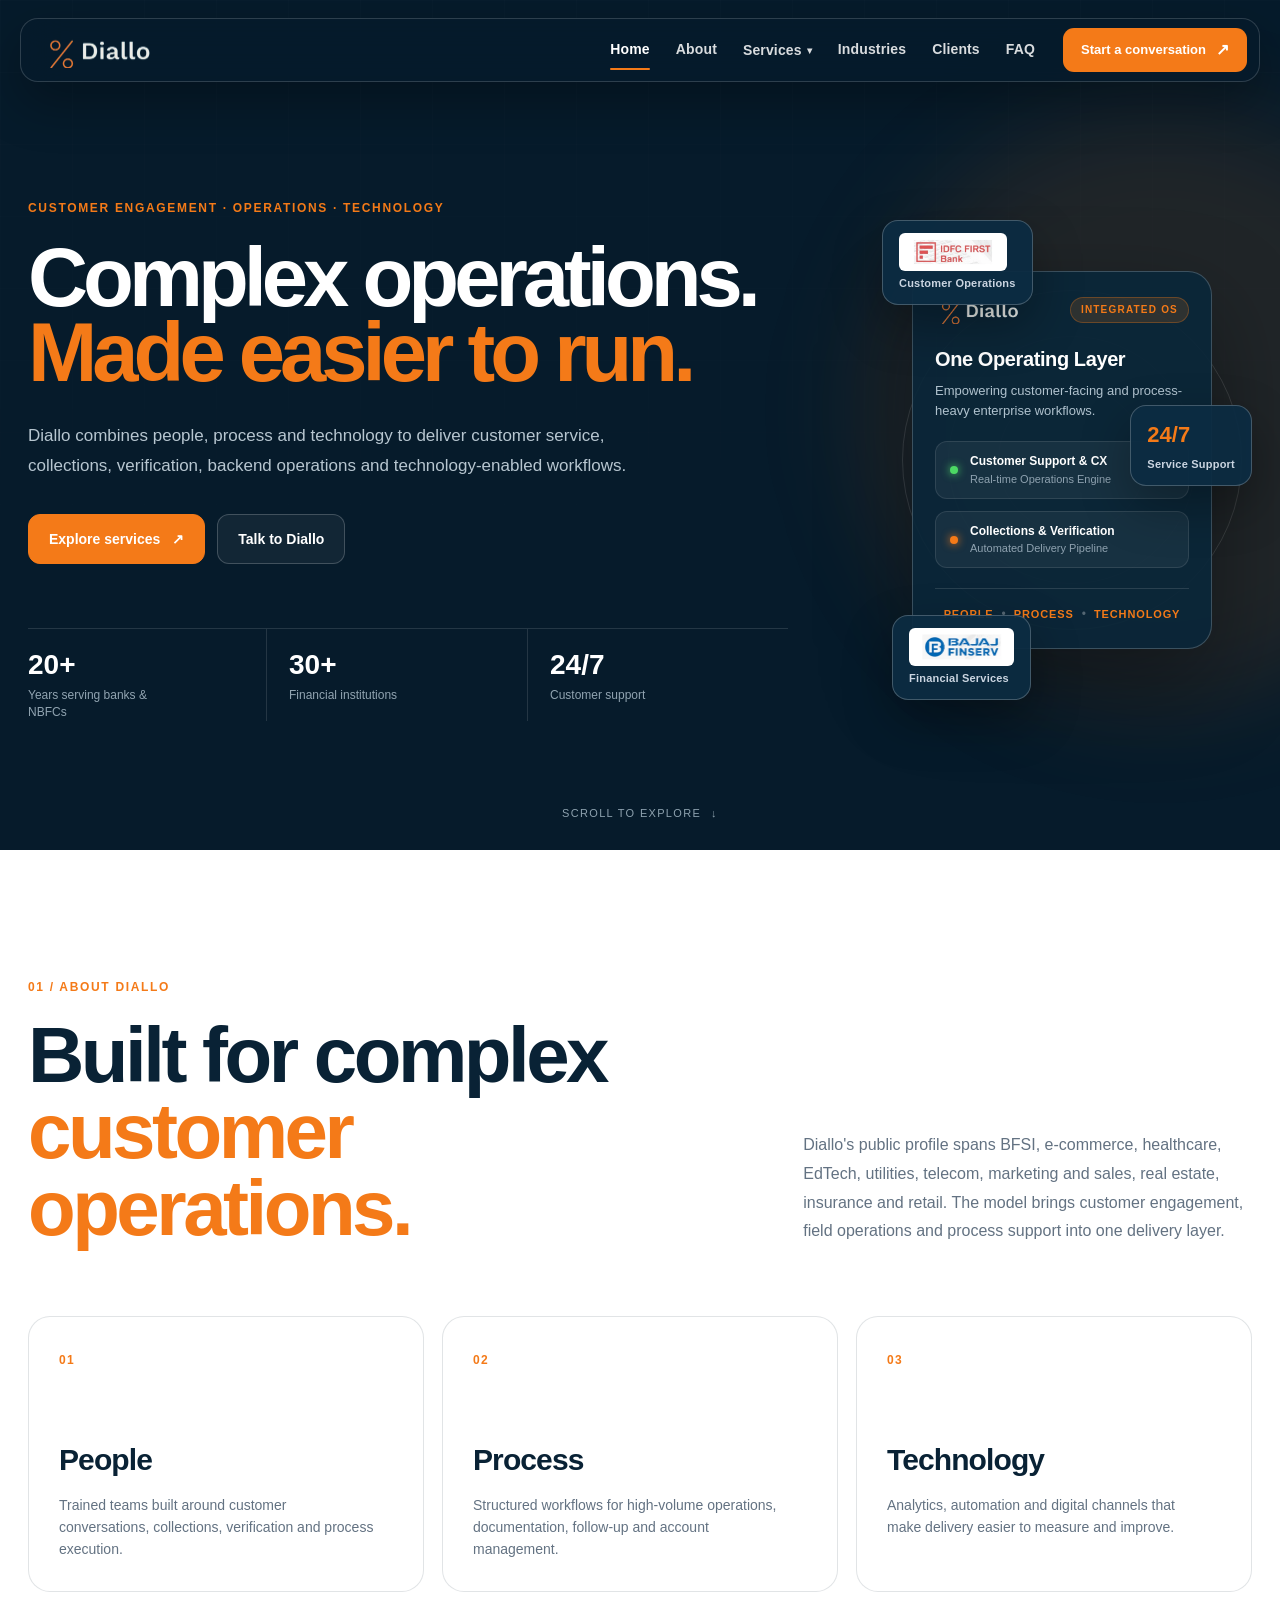
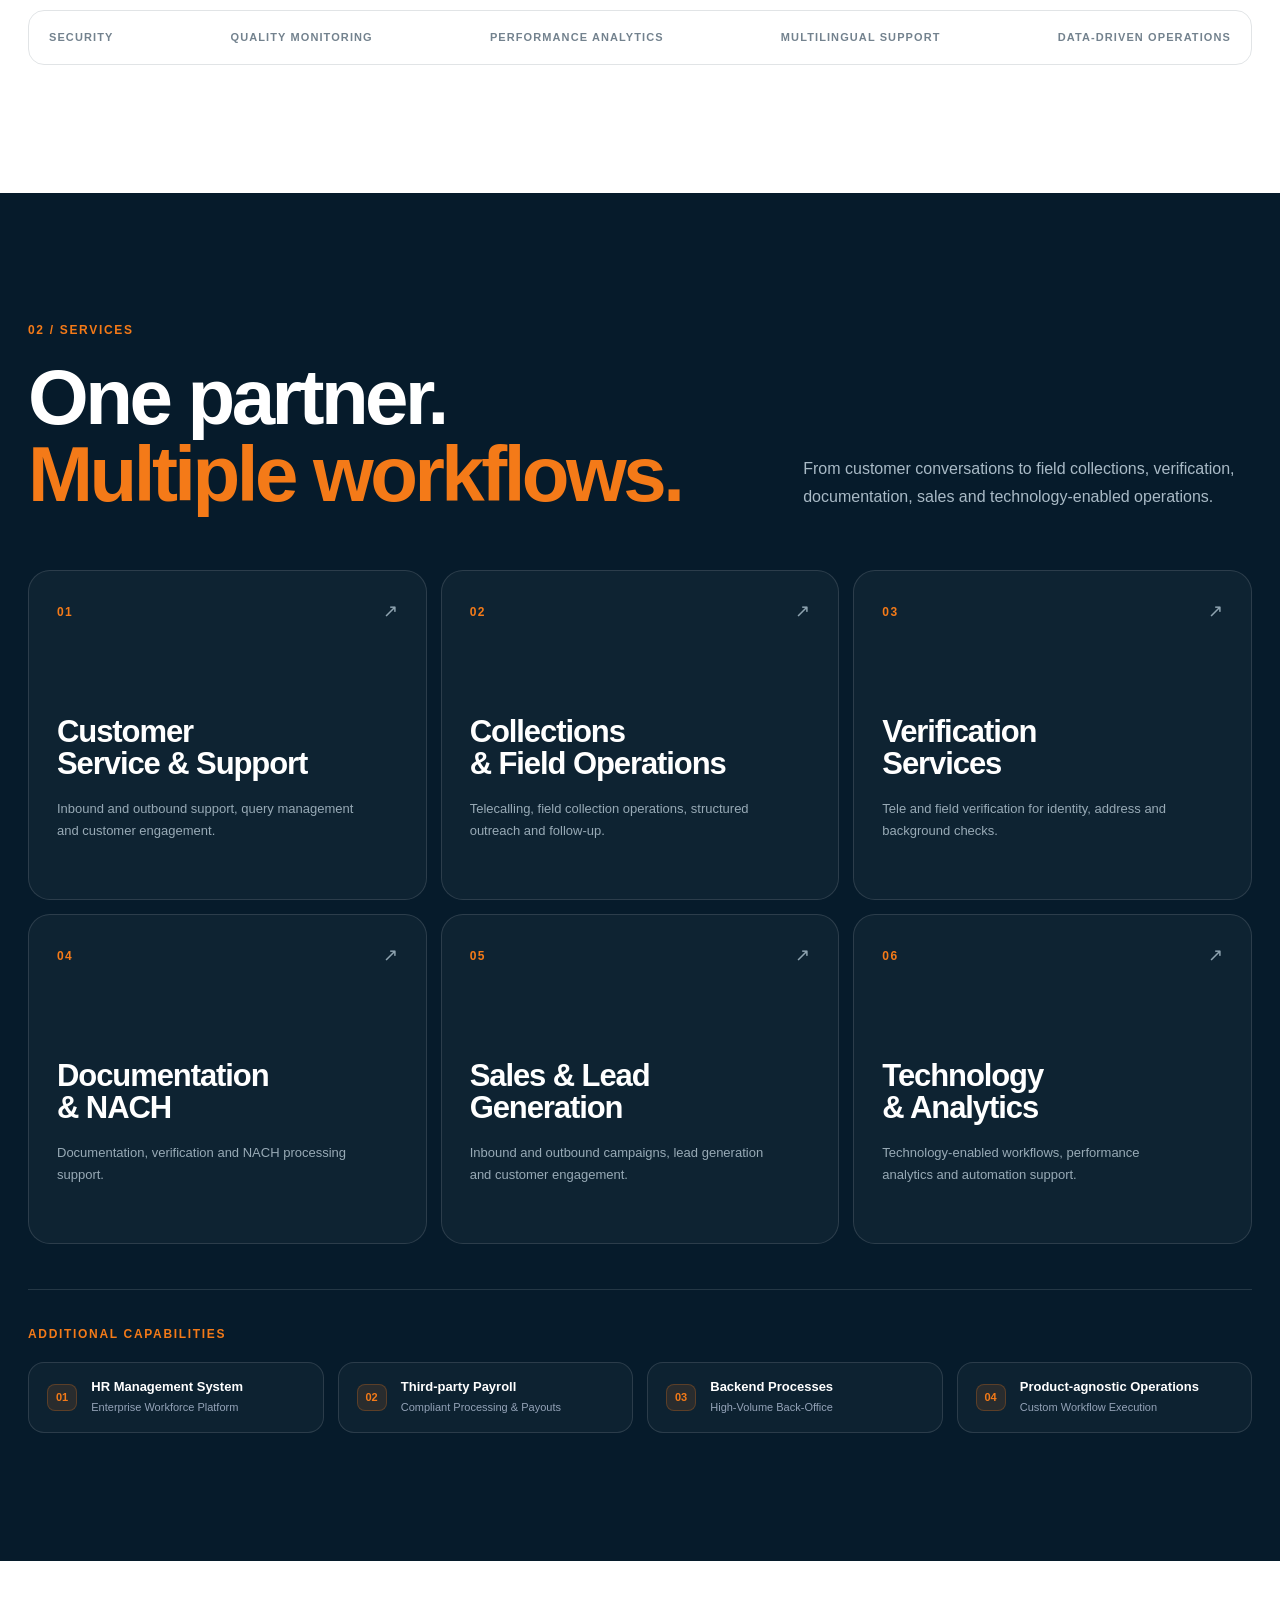
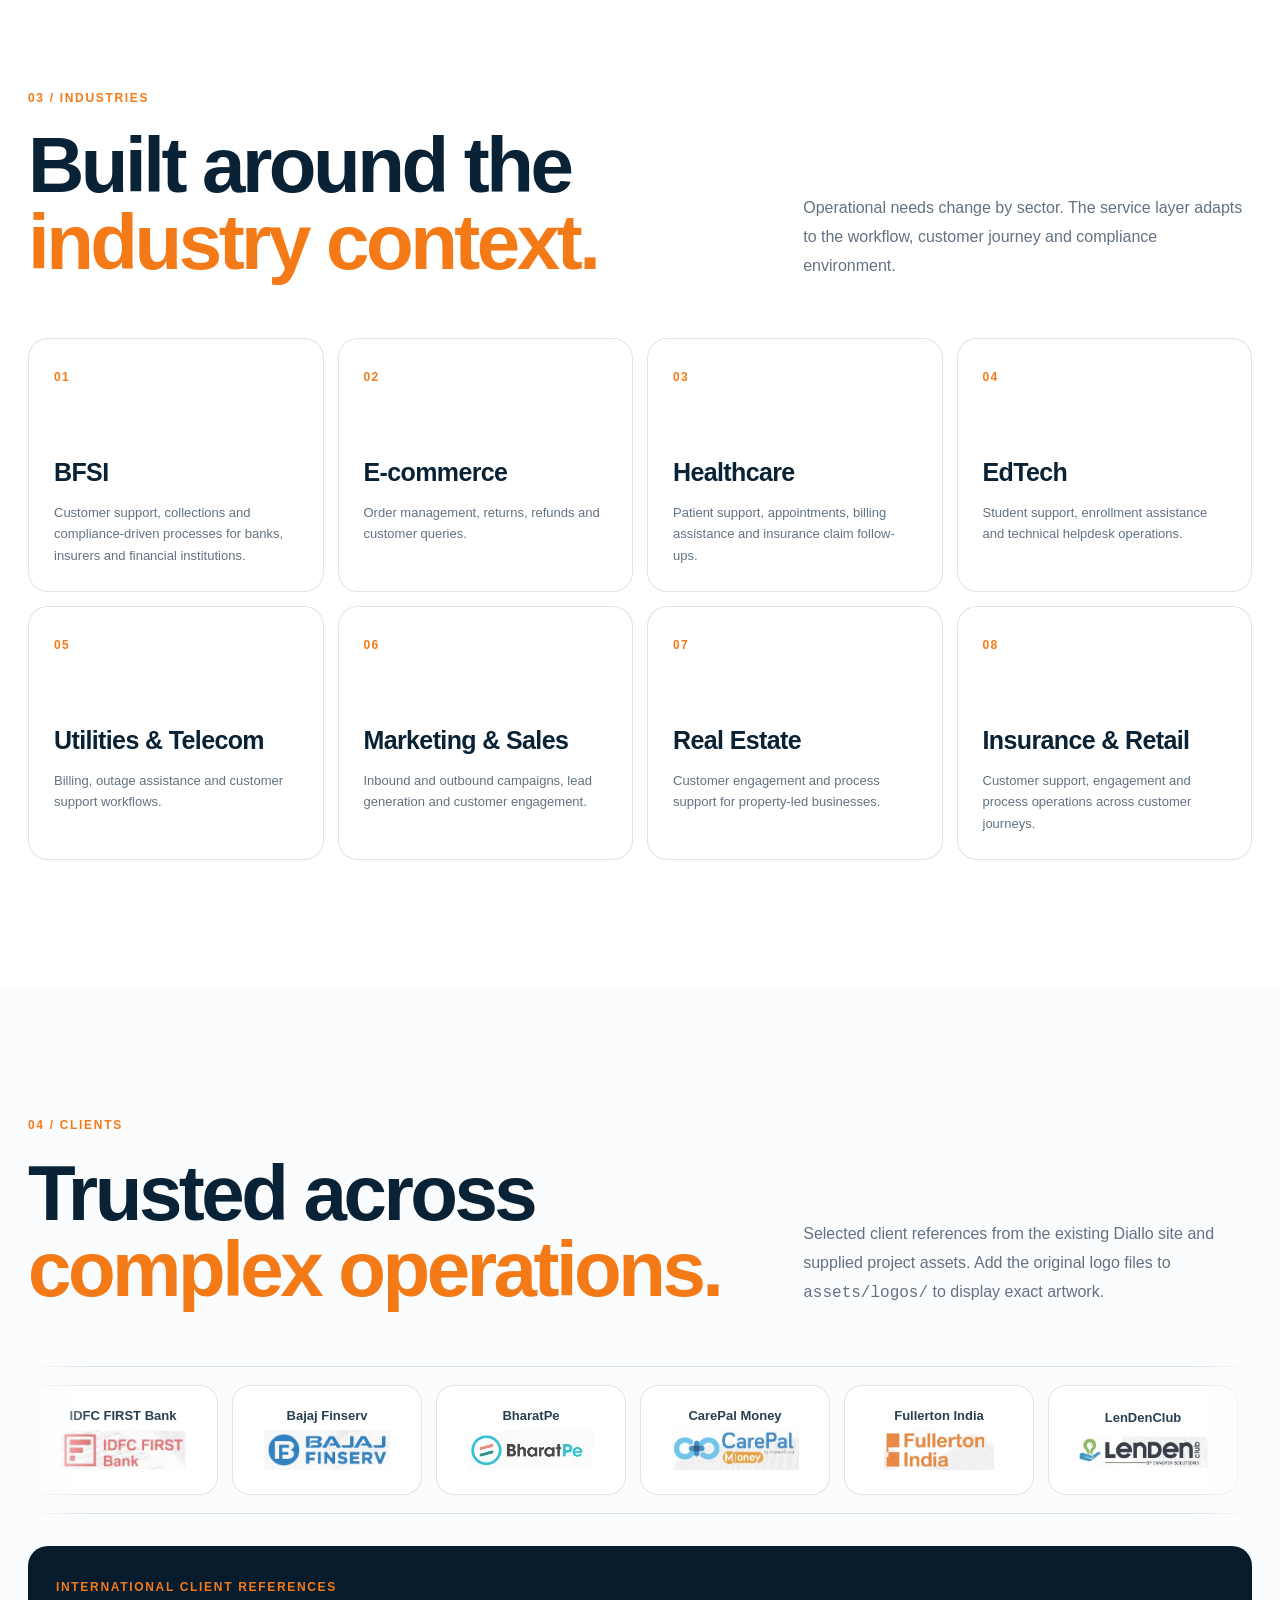
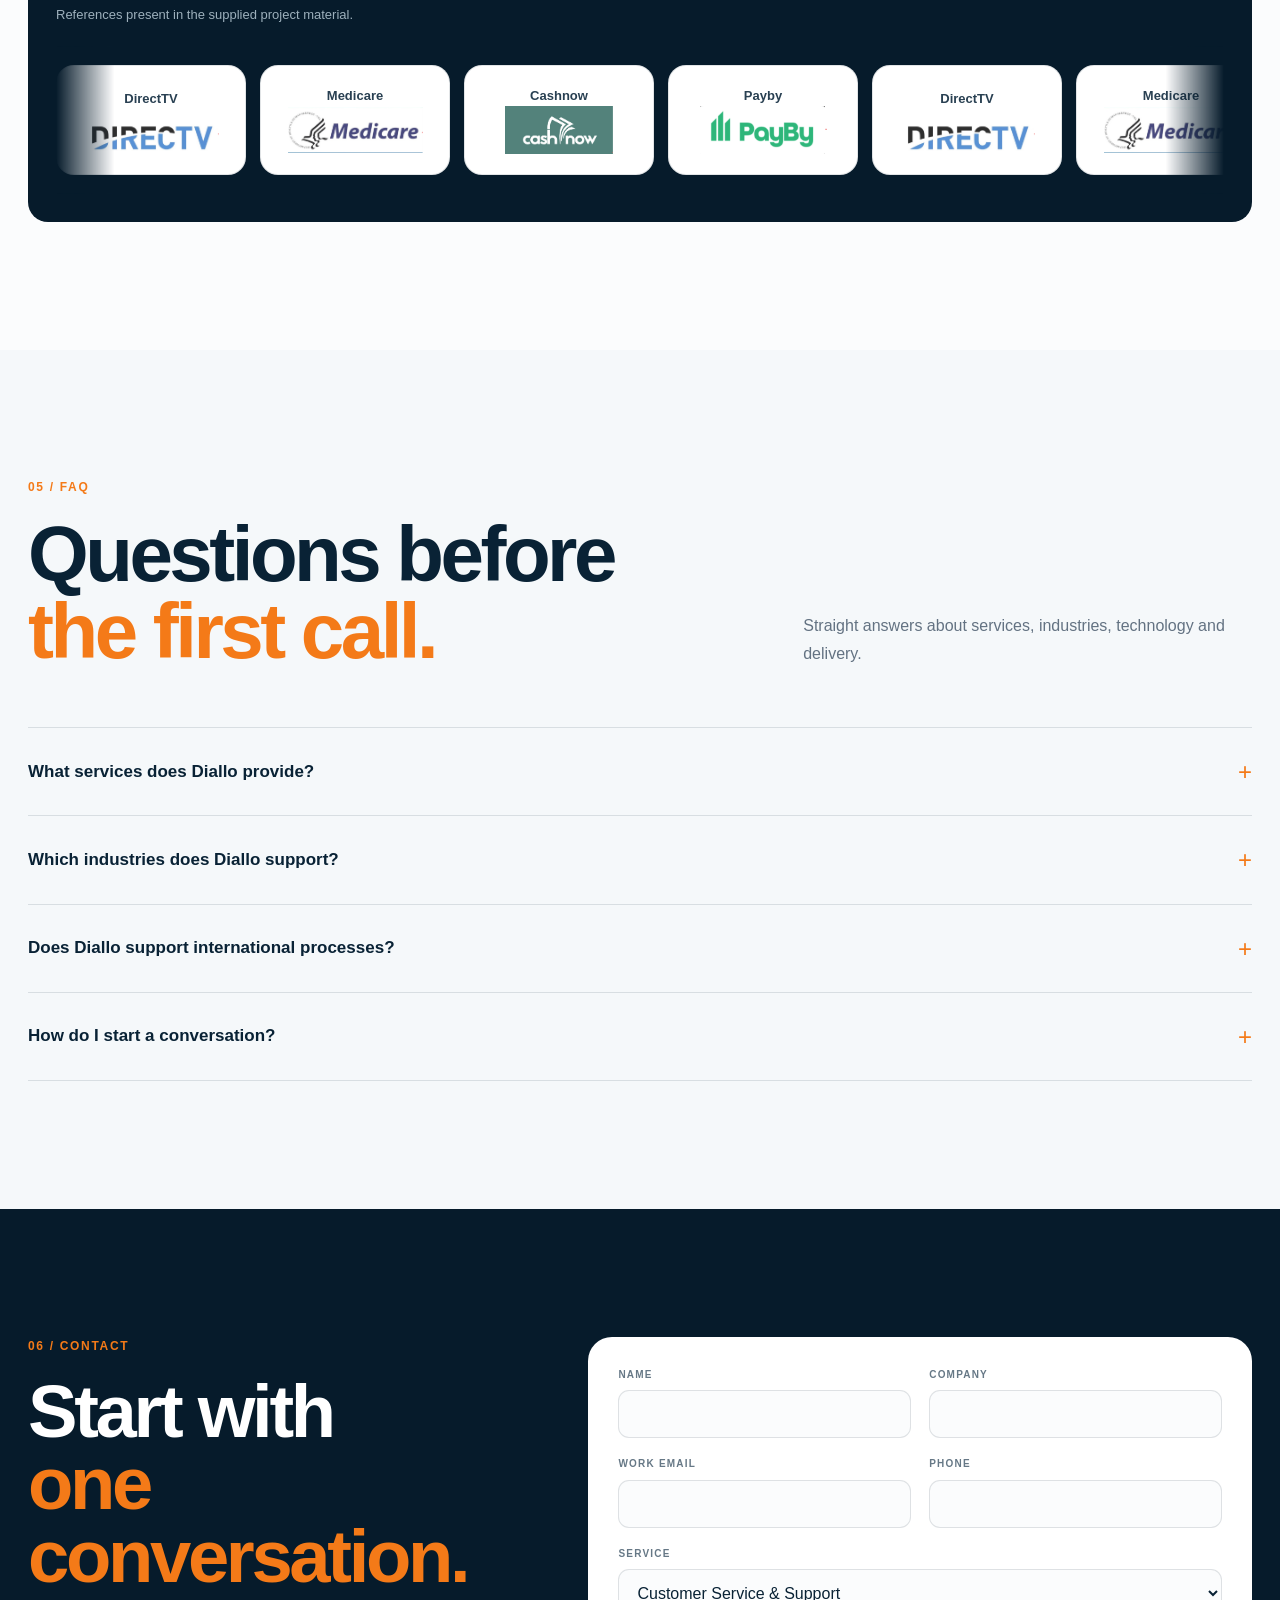
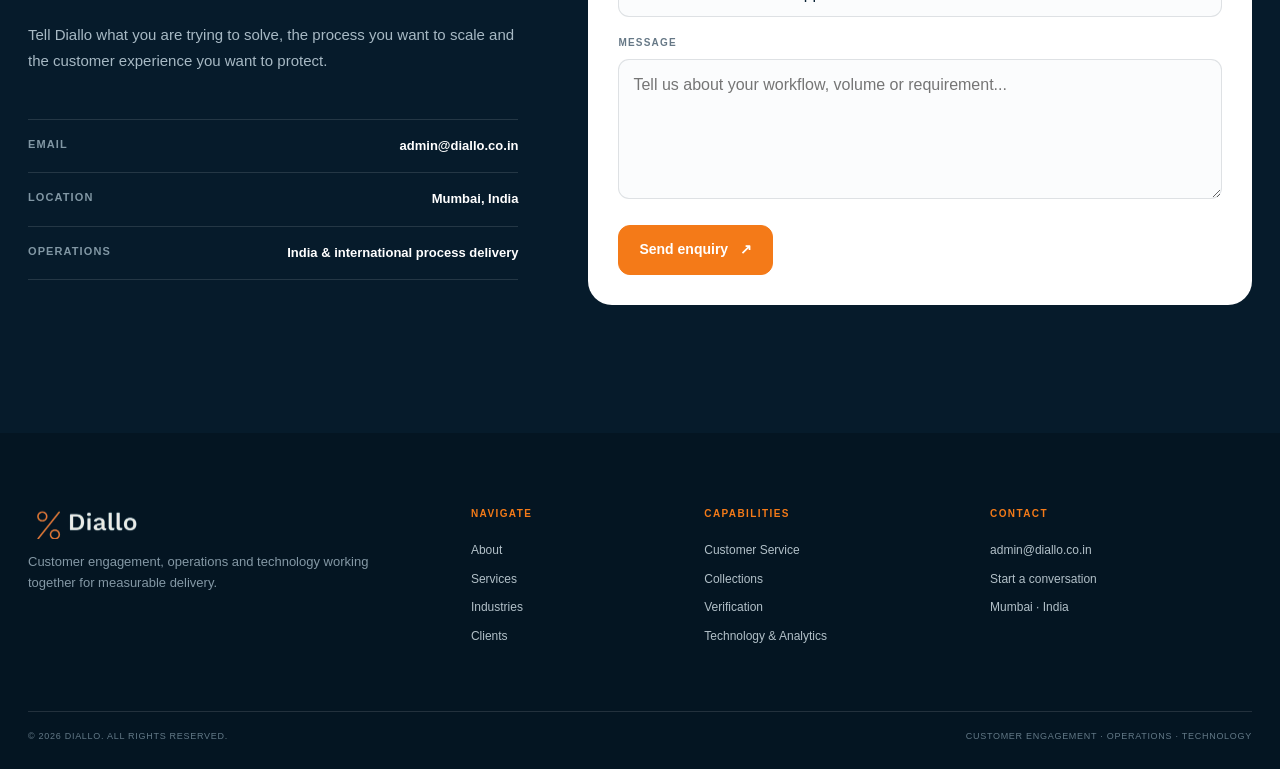
<file: index.html>
<!doctype html>
<html lang="en">

<head>
  <meta charset="utf-8">
  <meta name="viewport" content="width=device-width,initial-scale=1">
  <meta name="description"
    content="Diallo delivers customer engagement, collections, verification, back-office and technology-enabled BPO operations across India and international processes.">
  <meta name="theme-color" content="#061b2b">
  <meta property="og:title" content="Diallo | Customer Engagement & Operations">
  <meta property="og:description"
    content="Customer engagement, operations and technology working together for measurable delivery.">
  <meta property="og:type" content="website">
  <title>Diallo | Customer Engagement & Operations</title>
  <link rel="icon" href="assets/diallo-favicon.svg">
  <link rel="preconnect" href="https://fonts.googleapis.com">
  <link rel="preconnect" href="https://fonts.gstatic.com" crossorigin>
  <link href="https://fonts.googleapis.com/css2?family=Plus+Jakarta+Sans:wght@400;500;600;700;800&display=swap" rel="stylesheet">
  <link rel="stylesheet" href="css/style.css">
</head>

<body>
  <div class="loader" aria-hidden="true">
    <div class="loader-inner">
      <div class="wordmark">DIALLO<span>.</span></div>
      <div class="loader-line"><i></i></div>
    </div>
  </div>

  <header class="site-header">
    <nav class="nav-shell" aria-label="Primary navigation">
      <a class="brand" href="#home" aria-label="Diallo home">
        <img src="assets/company-logos/diallo-logo-light.png" alt="Diallo">
      </a>

      <div class="nav-links">
        <a href="#home" data-scroll="home">Home</a>
        <a href="#about" data-scroll="about">About</a>
        <div class="nav-item-dropdown">
          <a href="#services" data-scroll="services" class="dropdown-link">Services <span class="caret">▾</span></a>
          <div class="dropdown-menu">
            <div class="dropdown-column">
              <span class="dropdown-title">CORE OPERATIONS</span>
              <a href="service-detail.html?service=customer-service" class="dropdown-item">
                <strong>Customer Service & Support</strong>
                <small>Inbound, outbound, query resolution & CX</small>
              </a>
              <a href="service-detail.html?service=collections" class="dropdown-item">
                <strong>Collections & Field Operations</strong>
                <small>Telecalling & structured field recovery</small>
              </a>
              <a href="service-detail.html?service=verification" class="dropdown-item">
                <strong>Verification Services</strong>
                <small>Identity, address & background checks</small>
              </a>
              <a href="service-detail.html?service=documentation" class="dropdown-item">
                <strong>Documentation & NACH</strong>
                <small>Document audit & NACH mandate processing</small>
              </a>
              <a href="service-detail.html?service=sales" class="dropdown-item">
                <strong>Sales & Lead Generation</strong>
                <small>Outbound campaigns & revenue growth</small>
              </a>
              <a href="service-detail.html?service=technology" class="dropdown-item">
                <strong>Technology & Analytics</strong>
                <small>Automated workflows & operational insights</small>
              </a>
            </div>
            <div class="dropdown-column">
              <span class="dropdown-title">INDUSTRY SOLUTIONS</span>
              <a href="service-detail.html?service=ecommerce" class="dropdown-item">
                <strong>E-Commerce Operations</strong>
                <small>Order management, refunds & 24/7 support</small>
              </a>
              <a href="service-detail.html?service=edtech" class="dropdown-item">
                <strong>EdTech Operations</strong>
                <small>Learner onboarding & enrollment helpdesk</small>
              </a>
              <a href="service-detail.html?service=healthcare" class="dropdown-item">
                <strong>Healthcare Operations</strong>
                <small>Patient coordination & claim follow-ups</small>
              </a>
              <a href="service-detail.html?service=marketing-sales" class="dropdown-item">
                <strong>Marketing & Sales</strong>
                <small>Omnichannel lead conversion strategies</small>
              </a>
            </div>
          </div>
        </div>
        <a href="#industries" data-scroll="industries">Industries</a>
        <a href="#clients" data-scroll="clients">Clients</a>
        <a href="#faq" data-scroll="faq">FAQ</a>
      </div>

      <a class="nav-cta" href="#contact">Start a conversation <span>↗</span></a>

      <button class="menu-button" type="button" aria-label="Open navigation" aria-expanded="false">
        <span></span><span></span><span></span>
      </button>
    </nav>
  </header>

  <div class="mobile-nav" aria-hidden="true">
    <button class="mobile-close" type="button" aria-label="Close navigation">×</button>
    <a href="#home">Home</a>
    <a href="#about">About</a>
    <a href="#services">Services</a>
    <div class="mobile-sub-links">
      <a href="service-detail.html?service=customer-service">• Customer Support</a>
      <a href="service-detail.html?service=collections">• Collections & Recovery</a>
      <a href="service-detail.html?service=verification">• Verification Services</a>
      <a href="service-detail.html?service=documentation">• Documentation & NACH</a>
      <a href="service-detail.html?service=sales">• Sales & Lead Gen</a>
      <a href="service-detail.html?service=technology">• Technology & Analytics</a>
      <a href="service-detail.html?service=ecommerce">• E-Commerce Ops</a>
    </div>
    <a href="#industries">Industries</a>
    <a href="#clients">Clients</a>
    <a href="#faq">FAQ</a>
    <a href="#contact" class="btn btn-primary" style="margin-top:20px;text-align:center;">Start a conversation ↗</a>
  </div>

  <main>
    <section id="home" class="hero">
      <div class="hero-grid"></div>
      <div class="hero-glow"></div>

      <div class="container hero-inner">
        <div class="hero-copy">
          <div class="eyebrow reveal">CUSTOMER ENGAGEMENT · OPERATIONS · TECHNOLOGY</div>
          <h1 class="hero-title reveal">
            Complex operations.<br>
            <span>Made easier to run.</span>
          </h1>
          <p class="hero-sub reveal">
            Diallo combines people, process and technology to deliver customer service,
            collections, verification, backend operations and technology-enabled workflows.
          </p>

          <div class="hero-actions reveal">
            <a class="btn btn-primary" href="#services">Explore services <span>↗</span></a>
            <a class="btn btn-ghost" href="#contact">Talk to Diallo</a>
          </div>

          <div class="hero-proof reveal">
            <div><strong>20+</strong><span>Years serving banks & NBFCs</span></div>
            <div><strong>30+</strong><span>Financial institutions</span></div>
            <div><strong>24/7</strong><span>Customer support</span></div>
          </div>
        </div>

        <div class="hero-side" aria-hidden="true">
          <div class="hero-orbit"></div>
          
          <div class="float-card float-card-one">
            <img src="assets/logos/idfc-first-bank.webp" alt="">
            <small>Customer Operations</small>
          </div>
          
          <div class="float-card float-card-two">
            <strong>24/7</strong>
            <small>Service Support</small>
          </div>
          
          <div class="float-card float-card-three">
            <img src="assets/logos/bajaj-finserv.webp" alt="">
            <small>Financial Services</small>
          </div>

          <div class="hero-panel">
            <div class="panel-header">
              <img src="assets/logos/diallo-light.png" alt="Diallo Logo" class="panel-logo">
              <span class="panel-badge">INTEGRATED OS</span>
            </div>
            <div class="panel-content">
              <div class="panel-title">One Operating Layer</div>
              <p class="panel-desc">Empowering customer-facing and process-heavy enterprise workflows.</p>
              
              <div class="panel-metrics">
                <div class="metric-item">
                  <span class="metric-status status-active"></span>
                  <div class="metric-info">
                    <strong>Customer Support & CX</strong>
                    <small>Real-time Operations Engine</small>
                  </div>
                </div>
                <div class="metric-item">
                  <span class="metric-status status-orange"></span>
                  <div class="metric-info">
                    <strong>Collections & Verification</strong>
                    <small>Automated Delivery Pipeline</small>
                  </div>
                </div>
              </div>
            </div>
            <div class="panel-rule"></div>
            <div class="panel-footer">
              <span class="pillar-tag">People</span>
              <span class="pillar-dot">•</span>
              <span class="pillar-tag">Process</span>
              <span class="pillar-dot">•</span>
              <span class="pillar-tag">Technology</span>
            </div>
          </div>
        </div>
      </div>

      <a class="scroll-cue" href="#about" aria-label="Scroll to About">Scroll to explore <span>↓</span></a>
    </section>

    <section id="about" class="section about-section">
      <div class="container">
        <div class="section-intro">
          <div>
            <div class="eyebrow reveal">01 / ABOUT DIALLO</div>
            <h2 class="section-title reveal">Built for complex<br><span>customer operations.</span></h2>
          </div>
          <p class="section-lead reveal">
            Diallo's public profile spans BFSI, e-commerce, healthcare, EdTech, utilities,
            telecom, marketing and sales, real estate, insurance and retail. The model brings
            customer engagement, field operations and process support into one delivery layer.
          </p>
        </div>

        <div class="about-grid">
          <article class="about-feature reveal">
            <span>01</span>
            <h3>People</h3>
            <p>Trained teams built around customer conversations, collections, verification and process execution.</p>
          </article>
          <article class="about-feature reveal">
            <span>02</span>
            <h3>Process</h3>
            <p>Structured workflows for high-volume operations, documentation, follow-up and account management.</p>
          </article>
          <article class="about-feature reveal">
            <span>03</span>
            <h3>Technology</h3>
            <p>Analytics, automation and digital channels that make delivery easier to measure and improve.</p>
          </article>
        </div>

        <div class="trust-strip reveal">
          <span>SECURITY</span>
          <span>QUALITY MONITORING</span>
          <span>PERFORMANCE ANALYTICS</span>
          <span>MULTILINGUAL SUPPORT</span>
          <span>DATA-DRIVEN OPERATIONS</span>
        </div>
      </div>
    </section>

    <section id="services" class="section section-dark">
      <div class="container">
        <div class="section-intro section-intro-dark">
          <div>
            <div class="eyebrow reveal">02 / SERVICES</div>
            <h2 class="section-title reveal">One partner.<br><span>Multiple workflows.</span></h2>
          </div>
          <p class="section-lead reveal">
            From customer conversations to field collections, verification, documentation,
            sales and technology-enabled operations.
          </p>
        </div>

        <div class="service-grid">
          <a class="service-card reveal" href="service-detail.html?service=customer-service">
            <span class="card-number">01</span><span class="card-arrow">↗</span>
            <h3>Customer<br>Service & Support</h3>
            <p>Inbound and outbound support, query management and customer engagement.</p>
          </a>
          <a class="service-card reveal" href="service-detail.html?service=collections">
            <span class="card-number">02</span><span class="card-arrow">↗</span>
            <h3>Collections<br>& Field Operations</h3>
            <p>Telecalling, field collection operations, structured outreach and follow-up.</p>
          </a>
          <a class="service-card reveal" href="service-detail.html?service=verification">
            <span class="card-number">03</span><span class="card-arrow">↗</span>
            <h3>Verification<br>Services</h3>
            <p>Tele and field verification for identity, address and background checks.</p>
          </a>
          <a class="service-card reveal" href="service-detail.html?service=documentation">
            <span class="card-number">04</span><span class="card-arrow">↗</span>
            <h3>Documentation<br>& NACH</h3>
            <p>Documentation, verification and NACH processing support.</p>
          </a>
          <a class="service-card reveal" href="service-detail.html?service=sales">
            <span class="card-number">05</span><span class="card-arrow">↗</span>
            <h3>Sales & Lead<br>Generation</h3>
            <p>Inbound and outbound campaigns, lead generation and customer engagement.</p>
          </a>
          <a class="service-card reveal" href="service-detail.html?service=technology">
            <span class="card-number">06</span><span class="card-arrow">↗</span>
            <h3>Technology<br>& Analytics</h3>
            <p>Technology-enabled workflows, performance analytics and automation support.</p>
          </a>
        </div>

        <div class="service-secondary reveal">
          <span class="secondary-title">Additional capabilities</span>
          <div class="capability-boxes">
            <a class="capability-box" href="service-detail.html?service=hr-management">
              <span class="cap-tag">01</span>
              <div class="cap-text">
                <strong>HR Management System</strong>
                <small>Enterprise Workforce Platform</small>
              </div>
            </a>
            <a class="capability-box" href="service-detail.html?service=payroll">
              <span class="cap-tag">02</span>
              <div class="cap-text">
                <strong>Third-party Payroll</strong>
                <small>Compliant Processing & Payouts</small>
              </div>
            </a>
            <a class="capability-box" href="service-detail.html?service=backend">
              <span class="cap-tag">03</span>
              <div class="cap-text">
                <strong>Backend Processes</strong>
                <small>High-Volume Back-Office</small>
              </div>
            </a>
            <a class="capability-box" href="service-detail.html?service=product-agnostic">
              <span class="cap-tag">04</span>
              <div class="cap-text">
                <strong>Product-agnostic Operations</strong>
                <small>Custom Workflow Execution</small>
              </div>
            </a>
          </div>
        </div>
      </div>
    </section>

    <section id="industries" class="section">
      <div class="container">
        <div class="section-intro">
          <div>
            <div class="eyebrow reveal">03 / INDUSTRIES</div>
            <h2 class="section-title reveal">Built around the<br><span>industry context.</span></h2>
          </div>
          <p class="section-lead reveal">
            Operational needs change by sector. The service layer adapts to the workflow,
            customer journey and compliance environment.
          </p>
        </div>

        <div class="industry-grid">
          <a class="industry-card reveal" href="service-detail.html?service=collections"><span>01</span>
            <h3>BFSI</h3>
            <p>Customer support, collections and compliance-driven processes for banks, insurers and financial
              institutions.</p>
          </a>
          <a class="industry-card reveal" href="service-detail.html?service=ecommerce"><span>02</span>
            <h3>E-commerce</h3>
            <p>Order management, returns, refunds and customer queries.</p>
          </a>
          <a class="industry-card reveal" href="service-detail.html?service=healthcare"><span>03</span>
            <h3>Healthcare</h3>
            <p>Patient support, appointments, billing assistance and insurance claim follow-ups.</p>
          </a>
          <a class="industry-card reveal" href="service-detail.html?service=edtech"><span>04</span>
            <h3>EdTech</h3>
            <p>Student support, enrollment assistance and technical helpdesk operations.</p>
          </a>
          <a class="industry-card reveal" href="service-detail.html?service=customer-service"><span>05</span>
            <h3>Utilities & Telecom</h3>
            <p>Billing, outage assistance and customer support workflows.</p>
          </a>
          <a class="industry-card reveal" href="service-detail.html?service=sales"><span>06</span>
            <h3>Marketing & Sales</h3>
            <p>Inbound and outbound campaigns, lead generation and customer engagement.</p>
          </a>
          <a class="industry-card reveal" href="service-detail.html?service=verification"><span>07</span>
            <h3>Real Estate</h3>
            <p>Customer engagement and process support for property-led businesses.</p>
          </a>
          <a class="industry-card reveal" href="service-detail.html?service=documentation"><span>08</span>
            <h3>Insurance & Retail</h3>
            <p>Customer support, engagement and process operations across customer journeys.</p>
          </a>
        </div>
      </div>
    </section>

    <section id="clients" class="section clients-section">
      <div class="container">
        <div class="section-intro">
          <div>
            <div class="eyebrow reveal">04 / CLIENTS</div>
            <h2 class="section-title reveal">Trusted across<br><span>complex operations.</span></h2>
          </div>
          <p class="section-lead reveal">
            Selected client references from the existing Diallo site and supplied project assets.
            Add the original logo files to <code>assets/logos/</code> to display exact artwork.
          </p>
        </div>

        <div class="marquee-window reveal" aria-label="Client references">
          <div class="marquee-track">
            <div class="marquee-set">
              <div class="client-pill"><span class="client-fallback">IDFC FIRST Bank</span><img
                  src="assets/logos/idfc-first-bank.webp" alt="IDFC FIRST Bank"></div>
              <div class="client-pill"><span class="client-fallback">Bajaj Finserv</span><img
                  src="assets/logos/bajaj-finserv.webp" alt="Bajaj Finserv"></div>
              <div class="client-pill"><span class="client-fallback">BharatPe</span><img
                  src="assets/logos/bharatpe.webp" alt="BharatPe"></div>
              <div class="client-pill"><span class="client-fallback">CarePal Money</span><img
                  src="assets/logos/carepal-money.webp" alt="CarePal Money"></div>
              <div class="client-pill"><span class="client-fallback">Fullerton India</span><img
                  src="assets/logos/fullerton-india.webp" alt="Fullerton India"></div>
              <div class="client-pill"><span class="client-fallback">LenDenClub</span><img
                  src="assets/logos/lendenclub.webp" alt="LenDenClub"></div>
              <div class="client-pill"><span class="client-fallback">Kredit Konsultant</span><img
                  src="assets/logos/kredit-konsultant.webp" alt="Kredit Konsultant"></div>
              <div class="client-pill"><span class="client-fallback">Navi</span><img src="assets/logos/navi.webp"
                  alt="Navi"></div>
              <div class="client-pill"><span class="client-fallback">L&T Finance</span><img
                  src="assets/logos/l-t-finance.webp" alt="L&T Finance"></div>
              <div class="client-pill"><span class="client-fallback">FatakPay</span><img
                  src="assets/logos/fatakpay.webp" alt="FatakPay"></div>
              <div class="client-pill"><span class="client-fallback">Kalyan Jewellers</span><img
                  src="assets/logos/kalyan-jewellers.webp" alt="Kalyan Jewellers"></div>
              <div class="client-pill"><span class="client-fallback">Home Credit</span><img
                  src="assets/logos/home-credit.webp" alt="Home Credit"></div>
            </div>
            <div class="marquee-set" aria-hidden="true">
              <div class="client-pill"><span class="client-fallback">IDFC FIRST Bank</span><img
                  src="assets/logos/idfc-first-bank.webp" alt=""></div>
              <div class="client-pill"><span class="client-fallback">Bajaj Finserv</span><img
                  src="assets/logos/bajaj-finserv.webp" alt=""></div>
              <div class="client-pill"><span class="client-fallback">BharatPe</span><img
                  src="assets/logos/bharatpe.webp" alt=""></div>
              <div class="client-pill"><span class="client-fallback">CarePal Money</span><img
                  src="assets/logos/carepal-money.webp" alt=""></div>
              <div class="client-pill"><span class="client-fallback">Fullerton India</span><img
                  src="assets/logos/fullerton-india.webp" alt=""></div>
              <div class="client-pill"><span class="client-fallback">LenDenClub</span><img
                  src="assets/logos/lendenclub.webp" alt=""></div>
              <div class="client-pill"><span class="client-fallback">Kredit Konsultant</span><img
                  src="assets/logos/kredit-konsultant.webp" alt=""></div>
              <div class="client-pill"><span class="client-fallback">Navi</span><img src="assets/logos/navi.webp"
                  alt=""></div>
              <div class="client-pill"><span class="client-fallback">L&T Finance</span><img
                  src="assets/logos/l-t-finance.webp" alt=""></div>
              <div class="client-pill"><span class="client-fallback">FatakPay</span><img
                  src="assets/logos/fatakpay.webp" alt=""></div>
              <div class="client-pill"><span class="client-fallback">Kalyan Jewellers</span><img
                  src="assets/logos/kalyan-jewellers.webp" alt=""></div>
              <div class="client-pill"><span class="client-fallback">Home Credit</span><img
                  src="assets/logos/home-credit.webp" alt=""></div>
            </div>
          </div>
        </div>

        <div class="international reveal">
          <div>
            <span class="eyebrow">INTERNATIONAL CLIENT REFERENCES</span>
            <p>References present in the supplied project material.</p>
          </div>
          <div class="marquee-window reveal" aria-label="International client references">
            <div class="marquee-track">
              <div class="marquee-set">
                <div class="client-pill"><span class="client-fallback">DirectTV</span><img
                    src="assets/logos/Directtv.png" alt="DirectTV"></div>
                <div class="client-pill"><span class="client-fallback">Medicare</span><img
                    src="assets/logos/medicare.png" alt="Medicare"></div>
                <div class="client-pill"><span class="client-fallback">Cashnow</span><img
                    src="assets/logos/cashnow.png" alt="Cashnow"></div>
                <div class="client-pill"><span class="client-fallback">Payby</span><img
                    src="assets/logos/Payby.png" alt="Payby"></div>
              </div>
              <div class="marquee-set" aria-hidden="true">
                <div class="client-pill"><span class="client-fallback">DirectTV</span><img
                    src="assets/logos/Directtv.png" alt=""></div>
                <div class="client-pill"><span class="client-fallback">Medicare</span><img
                    src="assets/logos/medicare.png" alt=""></div>
                <div class="client-pill"><span class="client-fallback">Cashnow</span><img
                    src="assets/logos/cashnow.png" alt=""></div>
                <div class="client-pill"><span class="client-fallback">Payby</span><img
                    src="assets/logos/Payby.png" alt=""></div>
              </div>
            </div>
          </div>
        </div>
      </div>
    </section>

    <section id="faq" class="section section-soft">
      <div class="container">
        <div class="section-intro">
          <div>
            <div class="eyebrow reveal">05 / FAQ</div>
            <h2 class="section-title reveal">Questions before<br><span>the first call.</span></h2>
          </div>
          <p class="section-lead reveal">Straight answers about services, industries, technology and delivery.</p>
        </div>

        <div class="faq-list">
          <div class="faq-item reveal">
            <button class="faq-q" type="button" aria-expanded="false">What services does Diallo
              provide?<span>+</span></button>
            <div class="faq-a">
              <p>Customer service, collections, verification, documentation and NACH processing, HR management, sales
                and lead generation, backend processes and technology-enabled operations.</p>
            </div>
          </div>
          <div class="faq-item reveal">
            <button class="faq-q" type="button" aria-expanded="false">Which industries does Diallo
              support?<span>+</span></button>
            <div class="faq-a">
              <p>BFSI, e-commerce, healthcare, EdTech, utilities, telecom, marketing and sales, real estate, insurance
                and retail.</p>
            </div>
          </div>
          <div class="faq-item reveal">
            <button class="faq-q" type="button" aria-expanded="false">Does Diallo support international
              processes?<span>+</span></button>
            <div class="faq-a">
              <p>The supplied project material includes international client references such as DirectTV, Medicare,
                Cashnow and Payby.</p>
            </div>
          </div>
          <div class="faq-item reveal">
            <button class="faq-q" type="button" aria-expanded="false">How do I start a
              conversation?<span>+</span></button>
            <div class="faq-a">
              <p>Use the contact section below or email <a href="mailto:admin@diallo.co.in">admin@diallo.co.in</a> with
                the workflow, scale and requirement.</p>
            </div>
          </div>
        </div>
      </div>
    </section>

    <section id="contact" class="section contact-section">
      <div class="container contact-grid">
        <div class="contact-copy reveal">
          <div class="eyebrow">06 / CONTACT</div>
          <h2 class="section-title">Start with<br><span>one conversation.</span></h2>
          <p>Tell Diallo what you are trying to solve, the process you want to scale and the customer experience you
            want to protect.</p>

          <div class="contact-details">
            <div><span>Email</span><a href="mailto:admin@diallo.co.in">admin@diallo.co.in</a></div>
            <div><span>Location</span><strong>Mumbai, India</strong></div>
            <div><span>Operations</span><strong>India & international process delivery</strong></div>
          </div>
        </div>

        <div class="form-card reveal">
          <form id="contactForm">
            <div class="form-grid">
              <label class="field"><span>Name</span><input name="name" autocomplete="name" required></label>
              <label class="field"><span>Company</span><input name="company" autocomplete="organization"></label>
              <label class="field"><span>Work email</span><input name="email" type="email" autocomplete="email"
                  required></label>
              <label class="field"><span>Phone</span><input name="phone" type="tel" autocomplete="tel"></label>
              <label class="field full"><span>Service</span>
                <select name="service">
                  <option>Customer Service & Support</option>
                  <option>Collections & Field Operations</option>
                  <option>Verification Services</option>
                  <option>Documentation & NACH</option>
                  <option>Sales & Lead Generation</option>
                  <option>Technology & Analytics</option>
                  <option>Other</option>
                </select>
              </label>
              <label class="field full"><span>Message</span><textarea name="message" required
                  placeholder="Tell us about your workflow, volume or requirement..."></textarea></label>
            </div>
            <div class="form-actions">
              <button class="btn btn-primary" type="submit">Send enquiry <span>↗</span></button>
              <p id="formStatus" class="form-status" hidden></p>
            </div>
          </form>
        </div>
      </div>
    </section>
  </main>

  <footer class="footer">
    <div class="container">
      <div class="footer-top">
        <div>
          <a class="brand footer-brand" href="#home"><img src="assets/company-logos/diallo-logo-light.png"
              alt="Diallo"></a>
          <p>Customer engagement, operations and technology working together for measurable delivery.</p>
        </div>
        <div>
          <h4>Navigate</h4>
          <a href="#about">About</a><a href="#services">Services</a><a href="#industries">Industries</a><a
            href="#clients">Clients</a>
        </div>
        <div>
          <h4>Capabilities</h4>
          <a href="#services">Customer Service</a><a href="#services">Collections</a><a
            href="#services">Verification</a><a href="#services">Technology & Analytics</a>
        </div>
        <div>
          <h4>Contact</h4>
          <a href="mailto:admin@diallo.co.in">admin@diallo.co.in</a>
          <a href="#contact">Start a conversation</a>
          <span>Mumbai · India</span>
        </div>
      </div>
      <div class="footer-bottom">
        <span>© 2026 Diallo. All rights reserved.</span>
        <span>Customer Engagement · Operations · Technology</span>
      </div>
    </div>
  </footer>

  <script src="js/main.js"></script>
</body>

</html>
</file>
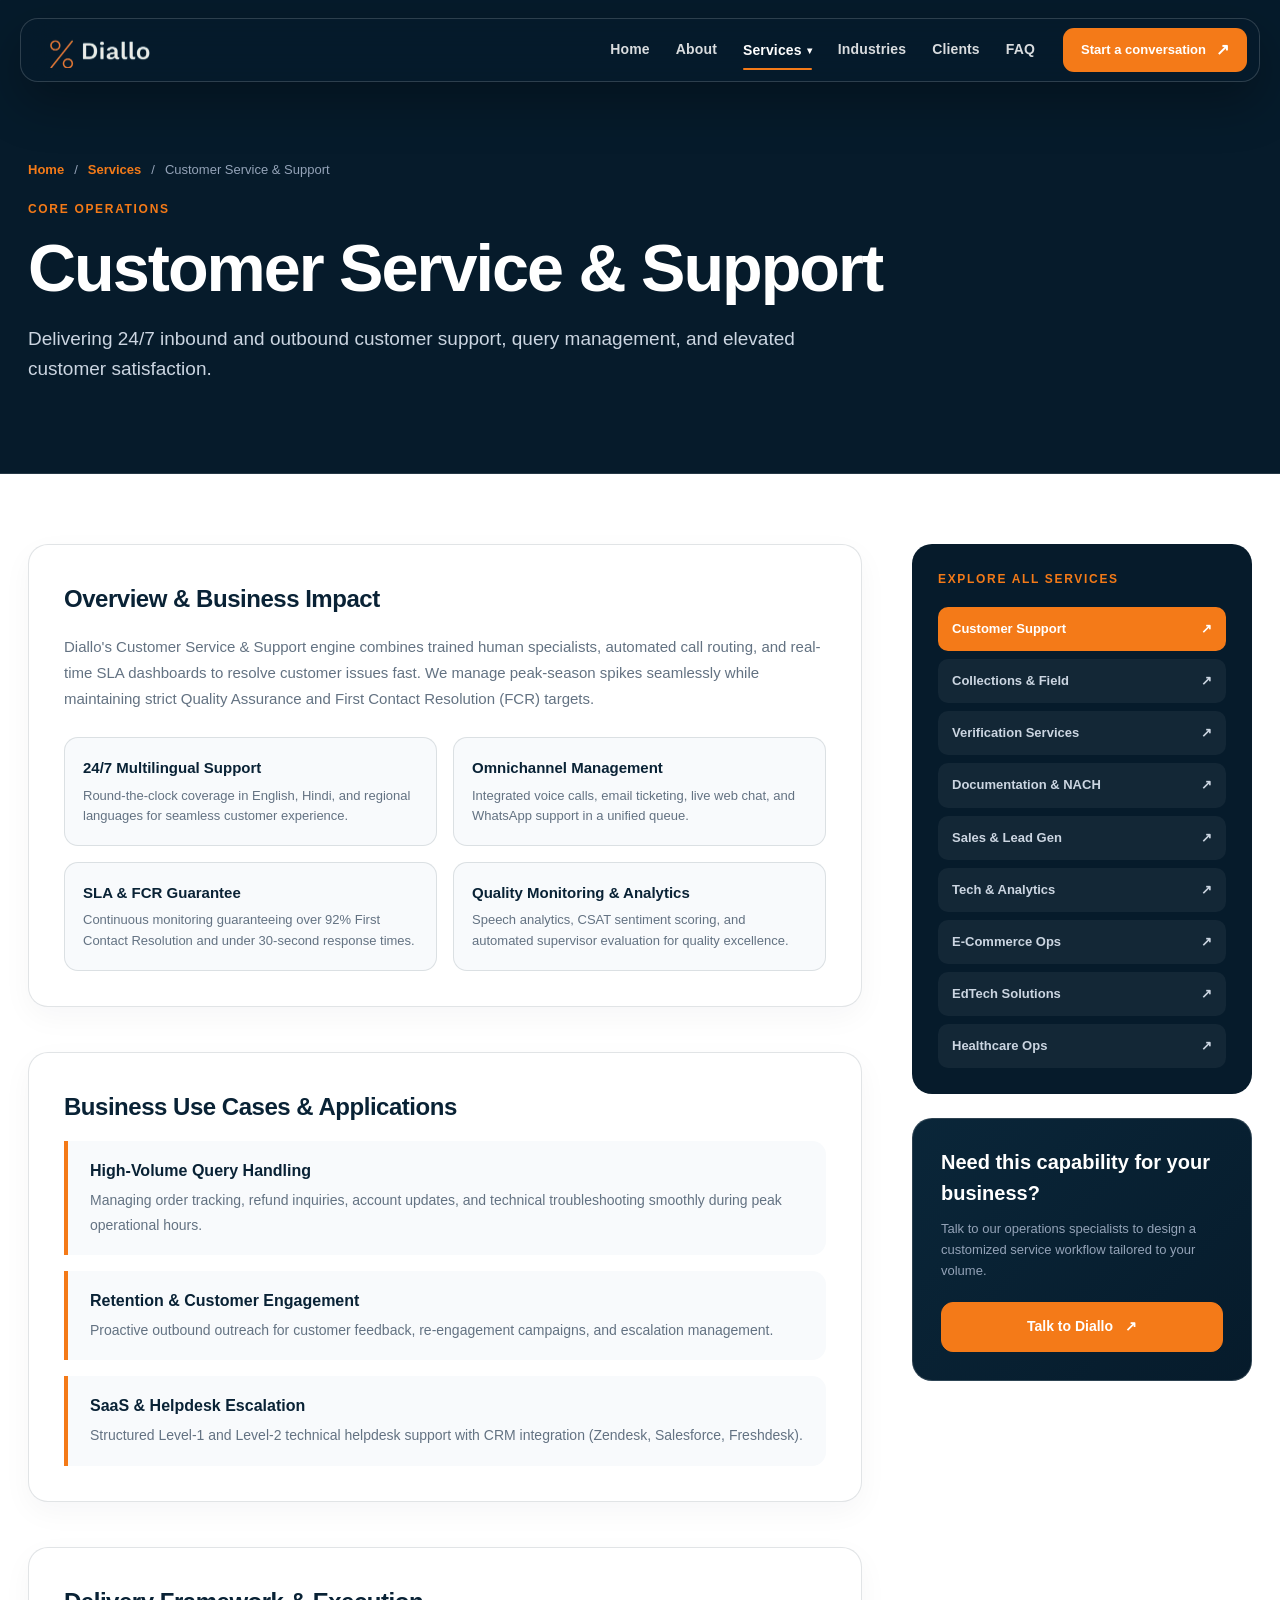
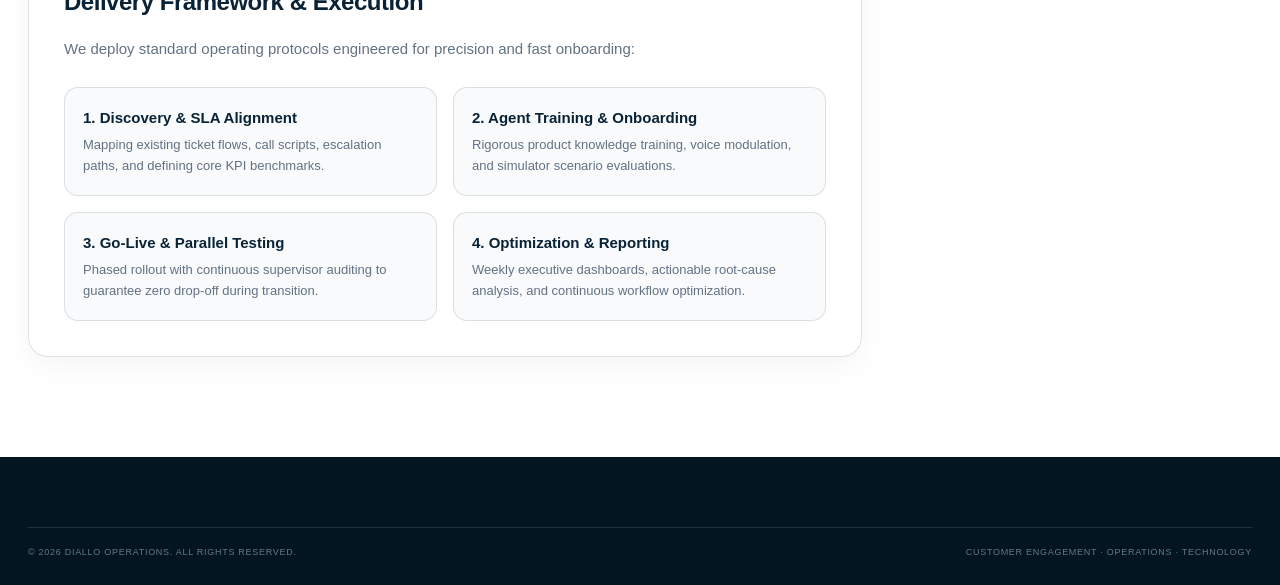
<file: service-detail.html>
<!doctype html>
<html lang="en">

<head>
  <meta charset="utf-8">
  <meta name="viewport" content="width=device-width,initial-scale=1">
  <meta name="description"
    content="Detailed overview of Diallo services, operational capabilities, business use cases, and delivery frameworks.">
  <meta name="theme-color" content="#061b2b">
  <title>Service Details | Diallo Operations</title>
  <link rel="icon" href="assets/diallo-favicon.svg">
  <link rel="preconnect" href="https://fonts.googleapis.com">
  <link rel="preconnect" href="https://fonts.gstatic.com" crossorigin>
  <link href="https://fonts.googleapis.com/css2?family=Plus+Jakarta+Sans:wght@400;500;600;700;800&display=swap" rel="stylesheet">
  <link rel="stylesheet" href="css/style.css">
  <style>
    .service-hero {
      padding: 160px 0 70px;
      background: var(--navy);
      color: #fff;
      position: relative;
      border-bottom: 1px solid var(--dark-line);
    }
    .breadcrumb {
      display: flex;
      align-items: center;
      gap: 10px;
      font-size: 13px;
      color: #94a3b8;
      margin-bottom: 20px;
    }
    .breadcrumb a { color: var(--orange); font-weight: 600; }
    .breadcrumb a:hover { text-decoration: underline; }
    .service-detail-title {
      font-size: clamp(38px, 5.2vw, 68px);
      line-height: 1.05;
      font-weight: 700;
      letter-spacing: -.03em;
      margin: 15px 0 20px;
    }
    .service-tagline {
      font-size: 19px;
      color: #cbd5e1;
      max-width: 780px;
      line-height: 1.6;
    }
    .detail-container {
      display: grid;
      grid-template-columns: 1fr 340px;
      gap: 50px;
      padding: 70px 0 100px;
    }
    .detail-body {
      display: flex;
      flex-direction: column;
      gap: 45px;
    }
    .detail-card {
      background: #fff;
      border: 1px solid var(--line);
      border-radius: 20px;
      padding: 35px;
      box-shadow: 0 10px 30px rgba(9, 34, 53, 0.04);
    }
    .detail-card h3 {
      font-size: 24px;
      letter-spacing: -.02em;
      margin: 0 0 16px;
      color: var(--ink);
    }
    .detail-card p {
      color: var(--muted);
      font-size: 15px;
      line-height: 1.75;
      margin: 0 0 20px;
    }
    .feature-list {
      display: grid;
      grid-template-columns: 1fr 1fr;
      gap: 16px;
      margin-top: 25px;
    }
    .feature-item {
      background: #f8fafc;
      border: 1px solid var(--line);
      border-radius: 14px;
      padding: 18px;
    }
    .feature-item strong {
      display: block;
      font-size: 15px;
      color: var(--ink);
      margin-bottom: 6px;
    }
    .feature-item p {
      font-size: 13px;
      line-height: 1.6;
      color: var(--muted);
      margin: 0;
    }
    .usecase-grid {
      display: flex;
      flex-direction: column;
      gap: 16px;
    }
    .usecase-box {
      border-left: 4px solid var(--orange);
      background: #f8fafc;
      padding: 18px 22px;
      border-radius: 0 14px 14px 0;
    }
    .usecase-box strong {
      display: block;
      font-size: 16px;
      color: var(--ink);
      margin-bottom: 4px;
    }
    .usecase-box p {
      font-size: 14px;
      color: var(--muted);
      margin: 0;
    }
    .sidebar-card {
      position: sticky;
      top: 100px;
      display: flex;
      flex-direction: column;
      gap: 24px;
    }
    .service-nav-box {
      background: var(--navy);
      color: #fff;
      border-radius: 20px;
      padding: 26px;
    }
    .service-nav-box h4 {
      font-size: 12px;
      letter-spacing: .14em;
      color: var(--orange);
      text-transform: uppercase;
      margin: 0 0 18px;
    }
    .service-links-list {
      display: flex;
      flex-direction: column;
      gap: 8px;
    }
    .service-link-btn {
      display: flex;
      align-items: center;
      justify-content: space-between;
      padding: 12px 14px;
      border-radius: 10px;
      background: rgba(255, 255, 255, 0.05);
      color: #cbd5e1;
      font-size: 13px;
      font-weight: 600;
      transition: all .2s;
    }
    .service-link-btn:hover, .service-link-btn.active {
      background: var(--orange);
      color: #fff;
    }
    .sidebar-cta-card {
      background: linear-gradient(135deg, #0a2639, #061b2b);
      border: 1px solid rgba(255, 255, 255, 0.15);
      border-radius: 20px;
      padding: 28px;
      color: #fff;
    }
    .sidebar-cta-card h4 {
      font-size: 20px;
      margin: 0 0 10px;
    }
    .sidebar-cta-card p {
      color: #94a3b8;
      font-size: 13px;
      line-height: 1.6;
      margin: 0 0 20px;
    }
    @media(max-width: 900px) {
      .detail-container { grid-template-columns: 1fr; }
      .feature-list { grid-template-columns: 1fr; }
      .sidebar-card { position: static; }
    }
  </style>
</head>

<body>
  <header class="site-header">
    <nav class="nav-shell" aria-label="Primary navigation">
      <a class="brand" href="index.html" aria-label="Diallo home">
        <img src="assets/company-logos/diallo-logo-light.png" alt="Diallo">
      </a>

      <div class="nav-links">
        <a href="index.html#home">Home</a>
        <a href="index.html#about">About</a>
        <div class="nav-item-dropdown">
          <a href="index.html#services" class="dropdown-link active">Services <span class="caret">▾</span></a>
          <div class="dropdown-menu">
            <div class="dropdown-column">
              <span class="dropdown-title">CORE OPERATIONS</span>
              <a href="service-detail.html?service=customer-service" class="dropdown-item">
                <strong>Customer Service & Support</strong>
                <small>Inbound, outbound, query resolution & CX</small>
              </a>
              <a href="service-detail.html?service=collections" class="dropdown-item">
                <strong>Collections & Field Operations</strong>
                <small>Telecalling & structured field recovery</small>
              </a>
              <a href="service-detail.html?service=verification" class="dropdown-item">
                <strong>Verification Services</strong>
                <small>Identity, address & background checks</small>
              </a>
              <a href="service-detail.html?service=documentation" class="dropdown-item">
                <strong>Documentation & NACH</strong>
                <small>Document audit & NACH mandate processing</small>
              </a>
              <a href="service-detail.html?service=sales" class="dropdown-item">
                <strong>Sales & Lead Generation</strong>
                <small>Outbound campaigns & revenue growth</small>
              </a>
              <a href="service-detail.html?service=technology" class="dropdown-item">
                <strong>Technology & Analytics</strong>
                <small>Automated workflows & operational insights</small>
              </a>
            </div>
            <div class="dropdown-column">
              <span class="dropdown-title">INDUSTRY SOLUTIONS</span>
              <a href="service-detail.html?service=ecommerce" class="dropdown-item">
                <strong>E-Commerce Operations</strong>
                <small>Order management, refunds & 24/7 support</small>
              </a>
              <a href="service-detail.html?service=edtech" class="dropdown-item">
                <strong>EdTech Operations</strong>
                <small>Learner onboarding & enrollment helpdesk</small>
              </a>
              <a href="service-detail.html?service=healthcare" class="dropdown-item">
                <strong>Healthcare Operations</strong>
                <small>Patient coordination & claim follow-ups</small>
              </a>
              <a href="service-detail.html?service=marketing-sales" class="dropdown-item">
                <strong>Marketing & Sales</strong>
                <small>Omnichannel lead conversion strategies</small>
              </a>
            </div>
          </div>
        </div>
        <a href="index.html#industries">Industries</a>
        <a href="index.html#clients">Clients</a>
        <a href="index.html#faq">FAQ</a>
      </div>

      <a class="nav-cta" href="index.html#contact">Start a conversation <span>↗</span></a>

      <button class="menu-button" type="button" aria-label="Open navigation" aria-expanded="false">
        <span></span><span></span><span></span>
      </button>
    </nav>
  </header>

  <div class="mobile-nav" aria-hidden="true">
    <button class="mobile-close" type="button" aria-label="Close navigation">×</button>
    <a href="index.html#home">Home</a>
    <a href="index.html#about">About</a>
    <a href="index.html#services">Services Overview</a>
    <div class="mobile-sub-links">
      <a href="service-detail.html?service=customer-service">• Customer Support</a>
      <a href="service-detail.html?service=collections">• Collections & Recovery</a>
      <a href="service-detail.html?service=verification">• Verification Services</a>
      <a href="service-detail.html?service=documentation">• Documentation & NACH</a>
      <a href="service-detail.html?service=sales">• Sales & Lead Gen</a>
      <a href="service-detail.html?service=technology">• Technology & Analytics</a>
      <a href="service-detail.html?service=ecommerce">• E-Commerce Ops</a>
    </div>
    <a href="index.html#industries">Industries</a>
    <a href="index.html#clients">Clients</a>
    <a href="index.html#faq">FAQ</a>
    <a href="index.html#contact" class="btn btn-primary" style="margin-top:20px;text-align:center;">Start a conversation ↗</a>
  </div>

  <main>
    <section class="service-hero">
      <div class="container">
        <div class="breadcrumb">
          <a href="index.html">Home</a> <span>/</span> <a href="index.html#services">Services</a> <span>/</span> <span id="breadcrumb-title">Customer Service & Support</span>
        </div>
        <div class="eyebrow" id="service-category">OPERATIONAL WORKFLOW</div>
        <h1 class="service-detail-title" id="service-title">Customer Service & Support</h1>
        <p class="service-tagline" id="service-tagline">
          Delivering 24/7 inbound and outbound customer support, omnichannel query resolution, and elevated customer satisfaction.
        </p>
      </div>
    </section>

    <div class="container detail-container">
      <div class="detail-body">
        <article class="detail-card">
          <h3>Overview & Business Impact</h3>
          <p id="service-overview">
            Diallo's Customer Service & Support engine combines trained human specialists, automated call routing, and real-time SLA dashboards to resolve customer issues fast. We manage peak-season spikes seamlessly while maintaining strict Quality Assurance and First Contact Resolution (FCR) targets.
          </p>

          <div class="feature-list" id="feature-list">
            <div class="feature-item">
              <strong>24/7 Multilingual Support</strong>
              <p>Round-the-clock coverage in English, Hindi, and regional languages to ensure seamless customer experience.</p>
            </div>
            <div class="feature-item">
              <strong>Omnichannel Management</strong>
              <p>Integrated voice calls, email ticketing, live web chat, and WhatsApp support in a unified queue.</p>
            </div>
            <div class="feature-item">
              <strong>SLA & FCR Guarantee</strong>
              <p>Continuous monitoring guaranteeing over 92% First Contact Resolution and under 30-second response times.</p>
            </div>
            <div class="feature-item">
              <strong>Quality Monitoring & Analytics</strong>
              <p>Speech analytics, CSAT sentiment scoring, and automated supervisor evaluation for quality excellence.</p>
            </div>
          </div>
        </article>

        <article class="detail-card">
          <h3>Business Use Cases & Applications</h3>
          <div class="usecase-grid" id="usecase-grid">
            <div class="usecase-box">
              <strong>High-Volume Query Handling</strong>
              <p>Managing order tracking, refund inquiries, account updates, and technical troubleshooting smoothly during peak operational hours.</p>
            </div>
            <div class="usecase-box">
              <strong>Retention & Customer Engagement</strong>
              <p>Proactive outbound outreach for customer feedback, re-engagement campaigns, and escalation management.</p>
            </div>
            <div class="usecase-box">
              <strong>SaaS & Helpdesk Escalation</strong>
              <p>Structured Level-1 and Level-2 technical helpdesk support with CRM integration (Zendesk, Salesforce, Freshdesk).</p>
            </div>
          </div>
        </article>

        <article class="detail-card">
          <h3>Delivery Framework & Execution</h3>
          <p>We deploy standard operating protocols engineered for precision and fast onboarding:</p>
          <div class="feature-list">
            <div class="feature-item">
              <strong>1. Discovery & SLA Alignment</strong>
              <p>Mapping existing ticket flows, call scripts, escalation paths, and defining core KPI benchmarks.</p>
            </div>
            <div class="feature-item">
              <strong>2. Agent Training & Onboarding</strong>
              <p>Rigorous product knowledge training, voice modulation, and simulator scenario evaluations.</p>
            </div>
            <div class="feature-item">
              <strong>3. Go-Live & Parallel Testing</strong>
              <p>Phased rollout with continuous supervisor auditing to guarantee zero drop-off during transition.</p>
            </div>
            <div class="feature-item">
              <strong>4. Optimization & Reporting</strong>
              <p>Weekly executive dashboards, actionable root-cause analysis, and continuous workflow optimization.</p>
            </div>
          </div>
        </article>
      </div>

      <aside class="sidebar-card">
        <div class="service-nav-box">
          <h4>Explore All Services</h4>
          <div class="service-links-list">
            <a href="service-detail.html?service=customer-service" class="service-link-btn" data-s="customer-service">Customer Support <span>↗</span></a>
            <a href="service-detail.html?service=collections" class="service-link-btn" data-s="collections">Collections & Field <span>↗</span></a>
            <a href="service-detail.html?service=verification" class="service-link-btn" data-s="verification">Verification Services <span>↗</span></a>
            <a href="service-detail.html?service=documentation" class="service-link-btn" data-s="documentation">Documentation & NACH <span>↗</span></a>
            <a href="service-detail.html?service=sales" class="service-link-btn" data-s="sales">Sales & Lead Gen <span>↗</span></a>
            <a href="service-detail.html?service=technology" class="service-link-btn" data-s="technology">Tech & Analytics <span>↗</span></a>
            <a href="service-detail.html?service=ecommerce" class="service-link-btn" data-s="ecommerce">E-Commerce Ops <span>↗</span></a>
            <a href="service-detail.html?service=edtech" class="service-link-btn" data-s="edtech">EdTech Solutions <span>↗</span></a>
            <a href="service-detail.html?service=healthcare" class="service-link-btn" data-s="healthcare">Healthcare Ops <span>↗</span></a>
          </div>
        </div>

        <div class="sidebar-cta-card">
          <h4>Need this capability for your business?</h4>
          <p>Talk to our operations specialists to design a customized service workflow tailored to your volume.</p>
          <a href="index.html#contact" class="btn btn-primary" style="width:100%;">Talk to Diallo <span>↗</span></a>
        </div>
      </aside>
    </div>
  </main>

  <footer class="footer">
    <div class="container">
      <div class="footer-bottom">
        <div>© 2026 Diallo Operations. All rights reserved.</div>
        <div>Customer Engagement · Operations · Technology</div>
      </div>
    </div>
  </footer>

  <script>
    const servicesData = {
      "customer-service": {
        category: "CORE OPERATIONS",
        title: "Customer Service & Support",
        tagline: "Delivering 24/7 inbound and outbound customer support, query management, and elevated customer satisfaction.",
        overview: "Diallo's Customer Service & Support engine combines trained human specialists, automated call routing, and real-time SLA dashboards to resolve customer issues fast. We manage peak-season spikes seamlessly while maintaining strict Quality Assurance and First Contact Resolution (FCR) targets.",
        features: [
          { title: "24/7 Multilingual Support", desc: "Round-the-clock coverage in English, Hindi, and regional languages for seamless customer experience." },
          { title: "Omnichannel Management", desc: "Integrated voice calls, email ticketing, live web chat, and WhatsApp support in a unified queue." },
          { title: "SLA & FCR Guarantee", desc: "Continuous monitoring guaranteeing over 92% First Contact Resolution and under 30-second response times." },
          { title: "Quality Monitoring & Analytics", desc: "Speech analytics, CSAT sentiment scoring, and automated supervisor evaluation for quality excellence." }
        ],
        usecases: [
          { title: "High-Volume Query Handling", desc: "Managing order tracking, refund inquiries, account updates, and technical troubleshooting smoothly during peak operational hours." },
          { title: "Retention & Customer Engagement", desc: "Proactive outbound outreach for customer feedback, re-engagement campaigns, and escalation management." },
          { title: "SaaS & Helpdesk Escalation", desc: "Structured Level-1 and Level-2 technical helpdesk support with CRM integration (Zendesk, Salesforce, Freshdesk)." }
        ]
      },
      "collections": {
        category: "FINANCIAL RECOVERY",
        title: "Collections & Field Operations",
        tagline: "Structured telecalling and field collection recovery operations engineered for high resolution and compliance.",
        overview: "Our Collections & Field Operations unit provides end-to-end debt recovery solutions for banks, NBFCs, and fintech platforms. We combine soft tele-reminders, automated payment link generation, and trained ground agents adhering strictly to RBI compliance guidelines.",
        features: [
          { title: "Compliant Telecalling", desc: "Early-stage bucket 1-3 telecalling with polite, persuasive script execution following regulatory norms." },
          { title: "Field Recovery Agents", desc: "On-ground verification and doorstep pickup agents equipped with real-time GPS tracking mobile apps." },
          { title: "Digital Payment Links", desc: "Instant SMS/WhatsApp digital payment link dispatch enabling immediate customer clearing." },
          { title: "Audit Trail & Recording", desc: "100% voice call recording and geo-tagged field visit verification for total transparency." }
        ],
        usecases: [
          { title: "NBFC & Bank Loan Recovery", desc: "Managing personal loan, credit card, and consumer durable loan collection buckets systematically." },
          { title: "BNPL & Fintech Portfolio Recovery", desc: "Automated digital payment outreach combined with tele-calling for short-term micro-credit loans." },
          { title: "Skiptracing & Address Re-Verification", desc: "Locating non-responsive borrowers using structured field intelligence and verified contact updates." }
        ]
      },
      "verification": {
        category: "RISK MANAGEMENT",
        title: "Verification Services",
        tagline: "Rigorous physical and digital verification for identity, address, document validation, and risk mitigation.",
        overview: "Diallo's Verification Services shield enterprises from fraud through thorough tele-verification, physical door-step checks, document validation, and employment history audits.",
        features: [
          { title: "Doorstep Physical Verification", desc: "Geo-tagged, time-stamped physical visits with photo evidence for address and identity verification." },
          { title: "Tele-KYC & Video Verification", desc: "Agent-assisted digital video KYC calls for swift remote verification and document checks." },
          { title: "Merchant & Vendor Audits", desc: "Verifying business premises, physical inventory, and registration details for merchant onboarding." },
          { title: "Background Checks", desc: "Employment history, education background, and reference checks for enterprise hiring." }
        ],
        usecases: [
          { title: "Credit & Loan Applicant KYC", desc: "Verifying residential and business addresses of loan applicants prior to disbursement." },
          { title: "Gig-Worker & Staff Onboarding", desc: "Rapid verification for delivery personnel, field agents, and customer service staff." },
          { title: "Merchant Onboarding for Payments", desc: "Validating physical shopfronts and business operations for payment gateway integration." }
        ]
      },
      "documentation": {
        category: "BACK-OFFICE PROCESSING",
        title: "Documentation & NACH Processing",
        tagline: "High-volume document digitisation, NACH mandate setup, contract audits, and record management.",
        overview: "Streamline paper-intensive administrative workflows with Diallo's documentation team. We handle document scrutiny, e-mandate registration, NACH form processing, and index digitisation with near-zero error rates.",
        features: [
          { title: "NACH & ECS Mandate Setup", desc: "End-to-end processing of bank mandates for automated recurring debit setup." },
          { title: "Document Scrutiny & OCR", desc: "Automated and manual verification of customer application forms and ID proof compliance." },
          { title: "Digital Indexing & Archiving", desc: "Converting physical archives into searchable, encrypted digital repositories." },
          { title: "Disbursement File Preparation", desc: "Auditing application files against checklist rules prior to final approval." }
        ],
        usecases: [
          { title: "Bank Loan File Scrutiny", desc: "Processing thousands of loan agreements, income proofs, and bank statements daily." },
          { title: "Insurance Policy Issuance", desc: "Verifying proposal forms, medical reports, and premium mandates." },
          { title: "Subscription NACH Processing", desc: "Managing recurring billing authorizations for retail, utility, and financial services." }
        ]
      },
      "sales": {
        category: "REVENUE GROWTH",
        title: "Sales & Lead Generation",
        tagline: "Data-driven tele-sales, qualified lead acquisition, and customer conversion campaigns.",
        overview: "Accelerate revenue growth with Diallo's trained sales acquisition teams. We combine data profiling, warm lead follow-up, and structured pitch execution to convert prospects into long-term customers.",
        features: [
          { title: "Inbound & Outbound Sales", desc: "Trained tele-executives performing product demos, cross-selling, and cold outreach." },
          { title: "Lead Qualification (SQL/MQL)", desc: "Filtering prospect databases to deliver high-converting sales-ready leads to your core team." },
          { title: "Campaign Analytics", desc: "Real-time conversion rate metrics, drop-off analysis, and pitch A/B testing." },
          { title: "CRM Integration", desc: "Direct sync with HubSpot, Salesforce, and custom CRMs for seamless lead tracking." }
        ],
        usecases: [
          { title: "Financial Product Upselling", desc: "Selling credit cards, top-up loans, insurance add-ons, and investment products." },
          { title: "SaaS & B2B Demo Scheduling", desc: "Qualifying enterprise prospects and setting up meetings for your senior account executives." },
          { title: "E-Commerce Cart Abandonment", desc: "Outbound call follow-ups with abandoners offering assistance and custom discount incentives." }
        ]
      },
      "technology": {
        category: "DIGITAL TRANSFORMATION",
        title: "Technology & Analytics",
        tagline: "Custom workflow automation, speech analytics, dashboard intelligence, and process technology.",
        overview: "Empower operational teams with technology that measures, automates, and optimizes performance. From custom workflow engines to real-time analytics dashboards, Diallo connects tech directly into delivery.",
        features: [
          { title: "Real-time SLA Dashboards", desc: "Live visualization of call volumes, queue wait times, agent productivity, and resolution rates." },
          { title: "Workflow Automation", desc: "Automating repetitive data entry, email dispatches, and multi-system status updates." },
          { title: "Speech & Sentiment Analytics", desc: "AI-assisted voice analytics identifying customer sentiment, compliance breaches, and keywords." },
          { title: "API Integration", desc: "Connecting BPO workflows smoothly into your proprietary core software and databases." }
        ],
        usecases: [
          { title: "Operational Intelligence Reporting", desc: "Replacing manual Excel reporting with live automated executive performance portals." },
          { title: "Automated Ticket Dispatching", desc: "Smart routing algorithms sending queries to specialist agents based on urgency and skill." },
          { title: "Omnichannel Bot Integration", desc: "AI chatbots handling Level-0 queries before seamlessly transferring to human agents." }
        ]
      },
      "ecommerce": {
        category: "INDUSTRY SOLUTION",
        title: "E-Commerce Operations",
        tagline: "Delivering seamless shopping experiences, order management, returns handling, and 24/7 buyer support.",
        overview: "In today's fast-paced digital marketplace, customer experience defines success. Diallo provides end-to-end order tracking support, return & refund validation, multilingual chat/email assistance, and peak-season traffic scaling to ensure high repeat purchase rates.",
        features: [
          { title: "Order Tracking & Status Support", desc: "Instant customer updates on dispatch, courier tracking, and delivery timelines." },
          { title: "Returns & Refund Validation", desc: "Scrutinizing return requests, reverse pickup coordination, and refund processing." },
          { title: "24/7 Live Chat & Email", desc: "Round-the-clock buyer assistance for size guides, product inquiries, and cart issues." },
          { title: "Festive Season Scaling", desc: "Rapidly deploying 3x agent capacity during major sale events and holiday surges." }
        ],
        usecases: [
          { title: "Online Retail Brands", desc: "Handling thousands of buyer tickets daily with under 1-minute chat response times." },
          { title: "Direct-to-Consumer (D2C) Brands", desc: "Personalized buyer onboarding, post-purchase check-ins, and VIP customer support." },
          { title: "Marketplace Sellers", desc: "Managing buyer-seller messaging, dispute resolution, and review management." }
        ]
      },
      "edtech": {
        category: "INDUSTRY SOLUTION",
        title: "EdTech & Learner Engagement",
        tagline: "Learner onboarding, course query helpdesk, fee collection, and student retention support.",
        overview: "Support students and professionals along their learning journey. Diallo powers enrollment assistance, technical platform helpdesk, fee installment reminders, and proactive learner check-ins.",
        features: [
          { title: "Learner Onboarding", desc: "Guiding new students through LMS setup, schedule orientation, and course material access." },
          { title: "Technical Platform Helpdesk", desc: "Resolving login issues, video playback errors, and assignment submission queries." },
          { title: "Fee Installment Recovery", desc: "Gentle reminder tele-calls and payment link dispatches for course EMI payments." },
          { title: "Student Retention Outbound", desc: "Identifying inactive learners and offering support to boost course completion rates." }
        ],
        usecases: [
          { title: "Online Learning Platforms", desc: "Providing 24/7 technical helpdesk for live classes and exam portals." },
          { title: "K-12 & Test Prep Companies", desc: "Managing parent queries, counselor callback scheduling, and batch assignments." },
          { title: "Higher Education & Certifications", desc: "Assisting applicants with document verification, fee processing, and exam hall tickets." }
        ]
      },
      "healthcare": {
        category: "INDUSTRY SOLUTION",
        title: "Healthcare Operations",
        tagline: "Patient coordination, appointment scheduling, billing helpdesk, and insurance claim follow-ups.",
        overview: "Ensure empathetic, compliant patient communication with Diallo's healthcare support unit. We handle doctor appointment booking, diagnostic report delivery, medical billing queries, and claim status follow-ups.",
        features: [
          { title: "Appointment Scheduling", desc: "Managing doctor calendars, lab test slot booking, and pre-consultation instructions." },
          { title: "Insurance Claim Follow-up", desc: "Coordinate with insurance providers to track cashless approval and reimbursement files." },
          { title: "Patient Care Follow-up", desc: "Post-discharge check-ins, medicine adherence reminders, and feedback collection." },
          { title: "HIPAA Compliant Security", desc: "Strict data privacy compliance protecting sensitive patient health information." }
        ],
        usecases: [
          { title: "Hospital Chains & Clinics", desc: "Centralizing patient inquiry calls, appointment booking, and diagnostic report dispatches." },
          { title: "Telemedicine & Health Tech Apps", desc: "24/7 patient support for video consultation booking, prescription downloads, and payments." },
          { title: "Diagnostic & Pathology Labs", desc: "Sample pickup scheduling, report delivery alerts, and test preparation assistance." }
        ]
      },
      "hr-management": {
        category: "ENTERPRISE CAPABILITY",
        title: "HR Management Systems",
        tagline: "Comprehensive workforce management, employee onboarding, attendance tracking, and HR helpdesk.",
        overview: "Modernize your workforce infrastructure with Diallo's HR Management solutions. We deliver seamless employee data management, Leave & Attendance automation, onboarding documentation, and 24/7 HR query resolution.",
        features: [
          { title: "Digital Onboarding & Documentation", desc: "Paperless employee document collection, background verification, and ID creation." },
          { title: "Leave & Attendance Tracking", desc: "Biometric and mobile GPS attendance integration with automated leave approvals." },
          { title: "HR Helpdesk Support", desc: "Resolving employee queries regarding policies, tax documents, and benefits." },
          { title: "Performance Management", desc: "Automated appraisal workflow tracking, goal alignment, and feedback portals." }
        ],
        usecases: [
          { title: "Distributed Field Workforce", desc: "Managing thousands of off-site agents with mobile attendance and instant HR support." },
          { title: "Rapid Scale-up Hiring", desc: "Processing offer letters, compliance documents, and asset dispatches during expansion." },
          { title: "Employee Self-Service", desc: "Providing staff with instant portal access to payslips, Form 16, and leave balances." }
        ]
      },
      "payroll": {
        category: "ENTERPRISE CAPABILITY",
        title: "Third-party Payroll Services",
        tagline: "End-to-end compliant payroll processing, statutory deductions, tax filing, and salary disbursement.",
        overview: "Ensure 100% timely salary processing and statutory compliance without internal administrative burden. Diallo manages gross-to-net salary calculations, PF/ESIC deductions, Professional Tax, and direct bank payouts.",
        features: [
          { title: "Compliant Salary Disbursement", desc: "Timely direct bank transfer processing with detailed itemized digital payslips." },
          { title: "Statutory Filing (PF, ESIC, PT)", desc: "Automated calculation and submission of Provident Fund, ESIC, LWF, and PT returns." },
          { title: "TDS & Form 16 Generation", desc: "Tax deduction calculations, investment declaration audits, and Form 16 generation." },
          { title: "Reconciliation & Audit Reports", desc: "Detailed monthly payroll expense reports formatted for your finance team." }
        ],
        usecases: [
          { title: "Contractual & Off-Role Staffing", desc: "Managing payroll for thousands of temporary, seasonal, or third-party contract workers." },
          { title: "Multi-State Compliance Management", desc: "Navigating complex state-specific Labor Laws, PT rates, and welfare fund regulations." },
          { title: "Outsourced HR & Accounting", desc: "Offloading monthly payroll calculation overhead to guarantee error-free execution." }
        ]
      },
      "backend": {
        category: "ENTERPRISE CAPABILITY",
        title: "Backend Processes & Back-Office",
        tagline: "High-volume data processing, transaction auditing, record reconciliation, and admin support.",
        overview: "Power your business back-office with Diallo's dedicated processing center. We handle complex data entry, invoice processing, catalog updates, database cleanup, and transaction audits with exceptional speed and accuracy.",
        features: [
          { title: "Data Entry & Digitisation", desc: "Fast, accurate extraction and indexing of information from physical forms or scans." },
          { title: "Transaction Audit & Scrutiny", desc: "Verifying bill payments, claim forms, and financial ledgers against business rules." },
          { title: "Catalog & Content Management", desc: "Updating product listings, SKU details, pricing, and images for digital portals." },
          { title: "Reconciliation & Cleansing", desc: "Cross-matching daily transaction logs, bank feeds, and database master records." }
        ],
        usecases: [
          { title: "Banking & NBFC Back-Office", desc: "Auditing loan application files, KYC documents, and bank statement entries." },
          { title: "Retail & Supply Chain Operations", desc: "Processing vendor invoices, purchase orders, and inventory receipt matching." },
          { title: "Insurance Claim Processing", desc: "Indexing medical bills, verifying coverage policy rules, and preparing payout files." }
        ]
      },
      "product-agnostic": {
        category: "ENTERPRISE CAPABILITY",
        title: "Product-agnostic Operations",
        tagline: "Flexible operational teams trained to execute custom proprietary software workflows and systems.",
        overview: "Every enterprise uses distinct software tools. Diallo builds agile, product-agnostic operational squads trained directly on your internal ERP, CRM, or proprietary platform without requiring costly custom integrations.",
        features: [
          { title: "Fast Software Adoption", desc: "Quick-ramp training methodologies to master any proprietary internal software." },
          { title: "Agile Operations Scaling", desc: "Scaling workforce capacity up or down based on your business volume demands." },
          { title: "SOP & Process Authoring", desc: "Documenting unwritten internal operational steps into standardized training manuals." },
          { title: "Cross-functional Delivery", desc: "Combining support, data processing, and outreach into a unified dedicated team." }
        ],
        usecases: [
          { title: "Custom Enterprise Software", desc: "Operating proprietary internal administrative platforms that lack public APIs." },
          { title: "Proprietary Fintech Portals", desc: "Managing credit evaluation dashboards, loan approval queues, and limit updates." },
          { title: "Logistics & Fleet Tracking", desc: "Monitoring driver dispatches, vehicle status alerts, and delivery route exceptions." }
        ]
      }
    };

    function renderServiceDetail(serviceKey) {
      const data = servicesData[serviceKey] || servicesData["customer-service"];

      document.getElementById("breadcrumb-title").textContent = data.title;
      document.getElementById("service-category").textContent = data.category;
      document.getElementById("service-title").textContent = data.title;
      document.getElementById("service-tagline").textContent = data.tagline;
      document.getElementById("service-overview").textContent = data.overview;
      document.title = `${data.title} | Diallo Operations`;

      const featureListEl = document.getElementById("feature-list");
      featureListEl.innerHTML = data.features.map(f => `
        <div class="feature-item">
          <strong>${f.title}</strong>
          <p>${f.desc}</p>
        </div>
      `).join("");

      const usecaseGridEl = document.getElementById("usecase-grid");
      usecaseGridEl.innerHTML = data.usecases.map(u => `
        <div class="usecase-box">
          <strong>${u.title}</strong>
          <p>${u.desc}</p>
        </div>
      `).join("");

      document.querySelectorAll(".service-link-btn").forEach(btn => btn.classList.remove("active"));
      document.querySelectorAll(`.service-link-btn[data-s="${serviceKey}"]`).forEach(btn => {
        btn.classList.add("active");
      });
    }

    document.addEventListener("DOMContentLoaded", () => {
      const urlParams = new URLSearchParams(window.location.search);
      const serviceKey = urlParams.get("service") || "customer-service";
      renderServiceDetail(serviceKey);

      // Handle link clicks dynamically on the page
      document.addEventListener("click", (e) => {
        const link = e.target.closest("a[href*='service-detail.html']");
        if (!link) return;
        const href = link.getAttribute("href");
        if (!href) return;
        
        try {
          const url = new URL(href, window.location.href);
          const targetService = url.searchParams.get("service");
          if (targetService && servicesData[targetService]) {
            e.preventDefault();
            window.history.pushState({}, "", url.href);
            renderServiceDetail(targetService);
            window.scrollTo({ top: 0, behavior: "smooth" });
          }
        } catch(err){}
      });

      window.addEventListener("popstate", () => {
        const params = new URLSearchParams(window.location.search);
        renderServiceDetail(params.get("service") || "customer-service");
      });

      // Mobile Menu JS
      const mobileNav = document.querySelector(".mobile-nav");
      const menuButton = document.querySelector(".menu-button");
      const closeButton = document.querySelector(".mobile-close");
      const setMobile = (open) => {
        if (!open && mobileNav && mobileNav.contains(document.activeElement)) {
          document.activeElement.blur();
          menuButton?.focus();
        }
        mobileNav?.classList.toggle("open", open);
        if (open) {
          mobileNav?.removeAttribute("aria-hidden");
          mobileNav?.removeAttribute("inert");
        } else {
          mobileNav?.setAttribute("aria-hidden", "true");
          mobileNav?.setAttribute("inert", "");
        }
        menuButton?.setAttribute("aria-expanded", String(open));
        document.body.style.overflow = open ? "hidden" : "";
      };
      menuButton?.addEventListener("click", () => setMobile(true));
      closeButton?.addEventListener("click", () => setMobile(false));
      mobileNav?.querySelectorAll("a").forEach((link) => link.addEventListener("click", () => setMobile(false)));
    });
  </script>
</body>

</html>
</file>
<file: css/style.css>
:root{
  --navy:#061b2b;
  --navy-2:#0a2639;
  --ink:#092235;
  --muted:#637282;
  --paper:#f7f9fb;
  --white:#fff;
  --orange:#f47a18;
  --orange-2:#ff9640;
  --line:rgba(9,34,53,.12);
  --dark-line:rgba(255,255,255,.12);
  --glass:rgba(255,255,255,.08);
  --max:1240px;
  --pad:28px;
  --ease:cubic-bezier(.2,.8,.2,1);
}
*{box-sizing:border-box}
html{scroll-behavior:smooth;scroll-padding-top:110px}
body{
  margin:0;
  background:var(--white);
  color:var(--ink);
  font-family:-apple-system,BlinkMacSystemFont,"Segoe UI",Roboto,Helvetica,Arial,sans-serif;
  line-height:1.55;
  overflow-x:hidden;
  -webkit-font-smoothing:antialiased;
  -moz-osx-font-smoothing:grayscale;
  text-rendering:optimizeLegibility;
}
body.loaded .loader{opacity:0;visibility:hidden;pointer-events:none}
a{color:inherit;text-decoration:none}
button,input,select,textarea{font:inherit}
button{cursor:pointer}
img{max-width:100%;display:block}
.container{width:min(calc(100% - var(--pad)*2),var(--max));margin-inline:auto}
.section{padding:clamp(88px,10vw,138px) 0}
.section-soft{background:#f5f8fa}
.section-dark{background:var(--navy);color:#fff}
.eyebrow{font-size:12px;letter-spacing:.14em;font-weight:700;color:var(--orange);text-transform:uppercase}
.section-intro{display:grid;grid-template-columns:minmax(0,1.1fr) minmax(280px,.7fr);gap:70px;align-items:end;margin-bottom:58px}
.section-intro-dark{color:#fff}
.section-lead{margin:0;max-width:540px;color:var(--muted);font-size:16px;line-height:1.8}
.section-intro-dark .section-lead{color:#a9bac6}
.section-title{margin:20px 0 0;font-size:clamp(48px,6.1vw,82px);line-height:.98;letter-spacing:-.045em;font-weight:650}
.section-title span{color:var(--orange)}
.reveal{opacity:0;transform:translateY(24px);transition:opacity .75s var(--ease),transform .75s var(--ease)}
.reveal.seen{opacity:1;transform:none}

/* Loader */
.loader{position:fixed;inset:0;background:var(--navy);display:grid;place-items:center;z-index:5000;transition:.55s ease}
.loader-inner{width:170px}
.wordmark{color:#fff;font-weight:800;letter-spacing:.18em;font-size:20px}
.wordmark span{color:var(--orange)}
.loader-line{height:2px;background:rgba(255,255,255,.15);margin-top:16px;overflow:hidden}
.loader-line i{display:block;height:100%;background:var(--orange);animation:load 1.2s ease forwards}
@keyframes load{from{width:0}to{width:100%}}

/* Navigation */
.site-header{position:fixed;top:18px;left:0;right:0;z-index:1000;pointer-events:none}
.nav-shell{
  pointer-events:auto;
  width:min(calc(100% - 36px),var(--max));
  margin:auto;
  height:64px;
  padding:0 12px 0 20px;
  display:flex;
  align-items:center;
  gap:28px;
  background:rgba(6,27,43,.72);
  backdrop-filter:blur(20px);
  -webkit-backdrop-filter:blur(20px);
  border:1px solid rgba(255,255,255,.16);
  border-radius:18px;
  box-shadow:0 20px 50px rgba(0,0,0,.3);
  transform:translateZ(0);
}
.brand{display:inline-flex;align-items:center;gap:10px;font-weight:800;letter-spacing:.12em;color:#fff;font-size:15px;white-space:nowrap}
.brand-mark{width:30px;height:30px;border:1px solid rgba(255,255,255,.35);display:grid;place-items:center;border-radius:9px;color:var(--orange);font-weight:900;letter-spacing:0}
.brand img{width:110px;height:auto;max-height:38px;object-fit:contain}
.float-card img{display:block;width:108px;height:38px;object-fit:contain;background:#fff;border-radius:6px;padding:4px}
.float-card-three img{width:105px}

.nav-links{display:flex;align-items:center;gap:26px;margin-left:auto}
.nav-links a{color:rgba(255,255,255,.85);font-size:14px;font-weight:600;letter-spacing:.01em;transition:.2s ease}
.nav-links a:hover,.nav-links a.active{color:#fff}
.nav-links a.active{position:relative}
.nav-links a.active:after{content:"";position:absolute;left:0;right:0;bottom:-9px;height:2px;background:var(--orange);border-radius:99px}

.nav-item-dropdown{position:relative;display:inline-block}
.nav-item-dropdown .dropdown-link{display:inline-flex;align-items:center;gap:5px;cursor:pointer}
.nav-item-dropdown .caret{font-size:10px;transition:transform .25s ease}
.nav-item-dropdown:hover .caret{transform:rotate(180deg)}
.dropdown-menu{
  position:absolute;
  top:calc(100% + 14px);
  left:-80px;
  width:540px;
  background:rgba(6,27,43,.96);
  border:1px solid rgba(255,255,255,.18);
  border-radius:20px;
  padding:22px;
  display:grid;
  grid-template-columns:1fr 1fr;
  gap:20px;
  backdrop-filter:blur(24px);
  -webkit-backdrop-filter:blur(24px);
  box-shadow:0 30px 80px rgba(0,0,0,.45);
  opacity:0;
  visibility:hidden;
  transform:translateY(10px);
  transition:opacity .25s ease,transform .25s ease,visibility .25s;
  pointer-events:none;
  z-index:2000;
}
.dropdown-menu:before{
  content:"";
  position:absolute;
  top:-14px;
  left:0;
  right:0;
  height:14px;
}
.nav-item-dropdown:hover .dropdown-menu{
  opacity:1;
  visibility:visible;
  transform:translateY(0);
  pointer-events:auto;
}
.dropdown-column{display:flex;flex-direction:column;gap:6px}
.dropdown-title{
  font-size:10px;
  letter-spacing:.14em;
  color:var(--orange);
  font-weight:800;
  margin-bottom:8px;
  text-transform:uppercase;
}
.dropdown-item{
  display:block;
  padding:10px 12px;
  border-radius:12px;
  transition:background .2s ease,transform .2s ease;
}
.dropdown-item:hover{
  background:rgba(255,255,255,.08);
  transform:translateX(3px);
}
.dropdown-item strong{
  display:block;
  font-size:13px;
  color:#fff;
  font-weight:600;
}
.dropdown-item small{
  display:block;
  font-size:11px;
  color:#94a3b8;
  margin-top:2px;
  font-weight:400;
}

.nav-cta{height:44px;padding:0 18px;display:inline-flex;align-items:center;gap:10px;background:var(--orange);color:#fff;border-radius:11px;font-size:13px;font-weight:700;white-space:nowrap}
.nav-cta span{font-size:16px}
.menu-button{display:none;margin-left:auto;border:0;background:transparent;padding:8px}
.menu-button span{display:block;width:23px;height:2px;background:#fff;margin:5px 0}
.mobile-nav{display:none}

/* Hero */
.hero{min-height:850px;background:var(--navy);color:#fff;position:relative;overflow:hidden;display:flex;align-items:center;padding:150px 0 80px}
.hero-grid{position:absolute;inset:0;opacity:.18;background-image:linear-gradient(rgba(255,255,255,.06) 1px,transparent 1px),linear-gradient(90deg,rgba(255,255,255,.06) 1px,transparent 1px);background-size:72px 72px;mask-image:linear-gradient(to bottom,black,transparent 85%)}
.hero-glow{position:absolute;width:600px;height:600px;right:-180px;top:110px;border-radius:50%;background:rgba(244,122,24,.11);filter:blur(50px)}
.hero-inner{display:grid;grid-template-columns:minmax(0,1fr) 390px;gap:50px;align-items:center;position:relative;z-index:2}
.hero-title{font-size:clamp(52px,6.5vw,94px);line-height:.91;letter-spacing:-.06em;font-weight:650;margin:22px 0 30px;max-width:950px}
.hero-title span{color:var(--orange)}
.hero-sub{max-width:650px;color:#b7c6d0;font-size:17px;line-height:1.75;margin:0}
.hero-actions{display:flex;gap:12px;align-items:center;margin-top:34px}
.btn{min-height:50px;padding:0 20px;border-radius:12px;display:inline-flex;align-items:center;justify-content:center;gap:12px;font-size:14px;font-weight:700;border:1px solid var(--line);transition:transform .25s var(--ease),background .25s,border-color .25s,color .25s}
.btn:hover{transform:translateY(-2px)}
.btn-primary{background:var(--orange);border-color:var(--orange);color:#fff}
.btn-primary:hover{background:#ff8c2a}
.btn-ghost{border-color:rgba(255,255,255,.2);color:#fff;background:rgba(255,255,255,.05)}
.btn-ghost:hover{background:rgba(255,255,255,.1)}
.hero-proof{display:flex;gap:0;margin-top:64px;border-top:1px solid var(--dark-line);max-width:760px}
.hero-proof div{flex:1;padding:22px 22px 0 0}
.hero-proof div+div{padding-left:22px;border-left:1px solid var(--dark-line)}
.hero-proof strong{display:block;font-size:28px;line-height:1;color:#fff}
.hero-proof span{display:block;color:#91a4b1;font-size:12px;line-height:1.4;margin-top:8px;max-width:150px}
.hero-side{position:relative;min-height:460px;display:grid;place-items:center;padding-right:20px}
.hero-orbit{width:340px;height:340px;border:1px solid rgba(255,255,255,.13);border-radius:50%;position:absolute}
.hero-orbit:before,.hero-orbit:after{content:"";position:absolute;border-radius:50%;border:1px solid rgba(255,255,255,.08)}
.hero-orbit:before{inset:45px}.hero-orbit:after{inset:95px}

.hero-panel{
  position:relative;
  width:300px;
  min-height:360px;
  padding:24px 22px;
  background:rgba(10,38,57,.92);
  border:1px solid rgba(255,255,255,.2);
  border-radius:24px;
  box-shadow:0 35px 90px rgba(0,0,0,.35);
  display:flex;
  flex-direction:column;
  justify-content:space-between;
  z-index:2;
}
.panel-header{display:flex;align-items:center;justify-content:space-between;margin-bottom:20px}
.panel-logo{height:28px;width:auto;object-fit:contain}
.panel-badge{
  font-size:10px;
  letter-spacing:.12em;
  font-weight:700;
  color:var(--orange);
  background:rgba(244,122,24,.15);
  border:1px solid rgba(244,122,24,.3);
  padding:4px 10px;
  border-radius:20px;
}
.panel-title{font-size:20px;font-weight:700;color:#fff;letter-spacing:-.02em;margin-bottom:6px}
.panel-desc{color:#b0c2ce;font-size:13px;line-height:1.55;margin:0 0 20px}
.panel-metrics{display:flex;flex-direction:column;gap:12px}
.metric-item{
  display:flex;
  align-items:center;
  gap:12px;
  padding:10px 14px;
  background:rgba(255,255,255,.05);
  border:1px solid rgba(255,255,255,.1);
  border-radius:12px;
}
.metric-status{width:8px;height:8px;border-radius:50%;background:#4cd964;box-shadow:0 0 8px #4cd964;flex-shrink:0}
.metric-status.status-orange{background:var(--orange);box-shadow:0 0 8px var(--orange)}
.metric-info strong{display:block;font-size:12px;color:#fff;font-weight:600}
.metric-info small{display:block;font-size:11px;color:#8fa2b0}
.panel-rule{height:1px;background:rgba(255,255,255,.12);margin:20px 0 16px}
.panel-footer{display:flex;align-items:center;justify-content:center;gap:8px}
.pillar-tag{font-size:11px;letter-spacing:.08em;color:var(--orange);font-weight:700;text-transform:uppercase}
.pillar-dot{color:rgba(255,255,255,.3);font-size:12px}

.float-card{
  position:absolute;
  z-index:4;
  background:rgba(12,44,66,.95);
  border:1px solid rgba(255,255,255,.22);
  border-radius:16px;
  padding:12px 16px;
  box-shadow:0 20px 50px rgba(0,0,0,.3);
  animation:float 6s ease-in-out infinite;
}
.float-card small{display:block;color:#cbd5e1;font-size:11px;margin-top:4px;letter-spacing:.02em;font-weight:600}
.float-logo{font-size:14px;font-weight:850;letter-spacing:.06em}
.float-card-two strong{font-size:22px;color:var(--orange)}
.float-card-one{top:-10px;left:-25px;animation-delay:0s}
.float-card-two{top:38%;right:-10px;animation-delay:-2s}
.float-card-three{bottom:-10px;left:-10px;animation-delay:-4s}
@keyframes float{50%{transform:translateY(-8px)}}
.scroll-cue{position:absolute;bottom:28px;left:50%;transform:translateX(-50%);color:#8ea2af;font-size:11px;letter-spacing:.12em;text-transform:uppercase;display:flex;gap:10px;align-items:center;z-index:4}

/* About */
.about-section{background:#fff}
.about-grid{display:grid;grid-template-columns:repeat(3,1fr);gap:18px;margin-top:70px}
.about-feature{border:1px solid var(--line);border-radius:22px;padding:30px;min-height:250px;transition:.3s ease;background:#fff}
.about-feature:hover{transform:translateY(-5px);border-color:rgba(244,122,24,.35);box-shadow:0 25px 70px rgba(9,34,53,.08)}
.about-feature>span{font-size:12px;color:var(--orange);font-weight:700;letter-spacing:.12em}
.about-feature h3{font-size:30px;margin:65px 0 12px;letter-spacing:-.03em}
.about-feature p{color:var(--muted);margin:0;max-width:320px;font-size:14px}
.trust-strip{margin-top:18px;padding:18px 20px;border:1px solid var(--line);border-radius:16px;display:flex;justify-content:space-between;gap:15px;flex-wrap:wrap;color:#73828e;font-size:11px;font-weight:700;letter-spacing:.1em}

/* Services */
.service-grid{display:grid;grid-template-columns:repeat(3,1fr);gap:14px}
.service-card{min-height:330px;padding:28px;border:1px solid var(--dark-line);border-radius:22px;background:rgba(255,255,255,.035);position:relative;overflow:hidden;transition:.35s var(--ease)}
.service-card:before{content:"";position:absolute;inset:auto -30px -70px;height:160px;background:rgba(244,122,24,.07);filter:blur(30px);opacity:0;transition:.35s}
.service-card:hover{transform:translateY(-7px);border-color:rgba(244,122,24,.45);background:rgba(255,255,255,.06)}
.service-card:hover:before{opacity:1}
.card-number{font-size:12px;letter-spacing:.12em;color:var(--orange);font-weight:700}
.card-arrow{position:absolute;top:27px;right:28px;color:#8ea3b0;font-size:18px}
.service-card h3{font-size:31px;line-height:1.03;letter-spacing:-.035em;margin:92px 0 18px}
.service-card p{color:#98aab6;font-size:13px;line-height:1.7;max-width:300px;margin:0}
.service-secondary{
  margin-top:45px;
  padding-top:35px;
  border-top:1px solid var(--dark-line);
  display:flex;
  flex-direction:column;
  gap:18px;
}
.secondary-title{
  font-size:12px;
  letter-spacing:.14em;
  text-transform:uppercase;
  color:var(--orange);
  font-weight:700;
}
.capability-boxes{
  display:grid;
  grid-template-columns:repeat(4,1fr);
  gap:14px;
}
.capability-box{
  background:rgba(255,255,255,.03);
  border:1px solid rgba(255,255,255,.12);
  border-radius:16px;
  padding:16px 18px;
  display:flex;
  align-items:center;
  gap:14px;
  transition:all .3s var(--ease);
}
.capability-box:hover{
  background:rgba(255,255,255,.07);
  border-color:rgba(244,122,24,.4);
  transform:translateY(-3px);
}
.cap-tag{
  font-size:11px;
  font-weight:800;
  color:var(--orange);
  background:rgba(244,122,24,.12);
  border:1px solid rgba(244,122,24,.25);
  padding:4px 8px;
  border-radius:8px;
  flex-shrink:0;
}
.cap-text strong{
  display:block;
  font-size:13px;
  color:#fff;
  font-weight:600;
  line-height:1.3;
}
.cap-text small{
  display:block;
  font-size:11px;
  color:#94a3b8;
  margin-top:3px;
}

/* Industries */
.industry-grid{display:grid;grid-template-columns:repeat(4,1fr);gap:14px}
.industry-card{min-height:245px;border:1px solid var(--line);border-radius:20px;padding:25px;transition:.3s ease;background:#fff}
.industry-card:hover{transform:translateY(-5px);border-color:rgba(244,122,24,.35);box-shadow:0 20px 60px rgba(9,34,53,.07)}
.industry-card span{font-size:12px;color:var(--orange);font-weight:700;letter-spacing:.12em}
.industry-card h3{font-size:25px;letter-spacing:-.025em;margin:64px 0 10px}
.industry-card p{margin:0;color:var(--muted);font-size:13px;line-height:1.65}

/* Clients */
.clients-section{background:#fbfcfd}
.marquee-window{overflow:hidden;border-top:1px solid var(--line);border-bottom:1px solid var(--line);padding:18px 0;mask-image:linear-gradient(to right,transparent,#000 5%,#000 95%,transparent);-webkit-mask-image:linear-gradient(to right,transparent,#000 5%,#000 95%,transparent)}
.marquee-track{display:flex;width:max-content;animation:marquee 38s linear infinite}
.marquee-set{display:flex;gap:14px;padding-right:14px}
.marquee-window:hover .marquee-track{animation-play-state:paused}
.client-pill{width:190px;height:110px;flex:0 0 190px;border:1px solid var(--line);border-radius:18px;background:#fff;display:grid;place-items:center;padding:20px;position:relative}
.client-pill img{max-width:135px;max-height:48px;object-fit:contain;opacity:.82}
.client-pill img[src]{position:relative}
.client-fallback{font-size:13px;font-weight:800;text-align:center;color:#294052}.client-fallback.has-image{display:none}
.client-pill img:not([src=""]){ }
.client-pill img{font-size:0}
@keyframes marquee{to{transform:translateX(-50%)}}
.international{margin-top:32px;padding:28px;border-radius:20px;background:var(--navy);color:#fff;display:flex;flex-direction:column;gap:20px}
.international .eyebrow{font-size:12px}
.international p{margin:7px 0 0;color:#9db0bc;font-size:13px}
.international-list{display:flex;gap:10px;flex-wrap:wrap;justify-content:flex-end}
.international-list span{border:1px solid rgba(255,255,255,.14);padding:10px 14px;border-radius:99px;color:#d7e1e6;font-size:12px;font-weight:700}

/* FAQ */
.faq-list{border-top:1px solid var(--line)}
.faq-item{border-bottom:1px solid var(--line)}
.faq-q{width:100%;padding:25px 0;border:0;background:none;display:flex;justify-content:space-between;align-items:center;text-align:left;color:var(--ink);font-weight:750;font-size:17px}
.faq-q span{font-size:24px;font-weight:300;color:var(--orange);transition:.25s}
.faq-item.open .faq-q span{transform:rotate(45deg)}
.faq-a{height:0;overflow:hidden;transition:height .35s ease}
.faq-a p{max-width:760px;color:var(--muted);font-size:14px;line-height:1.75;margin:0 0 25px}
.faq-a a{color:var(--orange);font-weight:700}

/* Contact */
.contact-section{background:var(--navy);color:#fff}
.contact-grid{display:grid;grid-template-columns:.85fr 1.15fr;gap:70px;align-items:start}
.contact-copy .section-title{font-size:clamp(50px,5.8vw,78px)}
.contact-copy>p{max-width:500px;color:#a7b9c4;font-size:15px;line-height:1.75;margin:28px 0 45px}
.contact-details{border-top:1px solid var(--dark-line)}
.contact-details div{padding:16px 0;border-bottom:1px solid var(--dark-line);display:flex;justify-content:space-between;gap:20px;font-size:13px}
.contact-details span{color:#8197a4;text-transform:uppercase;letter-spacing:.1em;font-size:11px;font-weight:700}
.contact-details a,.contact-details strong{color:#fff;font-weight:700}
.form-card{background:#fff;color:var(--ink);border-radius:24px;padding:30px}
.form-grid{display:grid;grid-template-columns:1fr 1fr;gap:18px}
.field{display:block}
.field.full{grid-column:1/-1}
.field>span{display:block;font-size:10px;text-transform:uppercase;letter-spacing:.12em;font-weight:800;color:#667886;margin-bottom:8px}
.field input,.field select,.field textarea{width:100%;border:1px solid var(--line);border-radius:11px;background:#fbfcfd;color:var(--ink);outline:0;padding:13px 14px;transition:.2s}
.field input,.field select{height:48px}
.field textarea{min-height:140px;resize:vertical}
.field input:focus,.field select:focus,.field textarea:focus{border-color:var(--orange);box-shadow:0 0 0 3px rgba(244,122,24,.1)}
.form-actions{display:flex;align-items:center;gap:15px;margin-top:18px}
.form-status{margin:0;color:#4b5f6c;font-size:12px}
.form-status.error{color:#b52b20}

/* Footer */
.footer{background:#041522;color:#fff;padding:70px 0 25px}
.footer-top{display:grid;grid-template-columns:1.5fr .7fr .9fr 1fr;gap:50px;padding-bottom:55px}
.footer-brand{margin-bottom:22px}
.footer-top p{max-width:350px;color:#8498a5;font-size:13px}
.footer-top h4{font-size:10px;text-transform:uppercase;letter-spacing:.14em;color:var(--orange);margin:3px 0 20px}
.footer-top a,.footer-top>div>span{display:block;color:#b2c0c8;font-size:12px;margin:0 0 10px}
.footer-top a:hover{color:#fff}
.footer-bottom{border-top:1px solid var(--dark-line);padding-top:18px;display:flex;justify-content:space-between;gap:20px;color:#637987;font-size:9px;letter-spacing:.08em;text-transform:uppercase}

/* Responsive */
@media(max-width:1280px){
  .hero-inner{grid-template-columns:minmax(0,1fr) 360px;gap:35px;}
  .float-card-two{right:0px;}
  .float-card-one{left:-10px;}
  .float-card-three{left:0px;}
}
@media(max-width:1050px){
  :root{--pad:24px}
  .nav-links{gap:18px}
  .nav-cta{padding:0 13px}
  .hero-inner{grid-template-columns:1fr}
  .hero-side{display:none}
  .hero{min-height:800px}
  .float-card-one{right:12%;top:24%}
  .float-card-two{right:4%;top:44%}
  .float-card-three{right:14%;bottom:13%}
  .section-intro{grid-template-columns:1fr;gap:22px}
  .section-lead{max-width:680px}
  .about-grid{grid-template-columns:1fr 1fr}
  .about-feature:last-child{grid-column:1/-1}
  .service-grid{grid-template-columns:1fr 1fr}
  .industry-grid{grid-template-columns:1fr 1fr}
  .contact-grid{grid-template-columns:1fr;gap:45px}
  .footer-top{grid-template-columns:1.3fr 1fr 1fr}
  .footer-top>div:last-child{grid-column:auto}
  .capability-boxes{grid-template-columns:1fr 1fr;}
}
@media(max-width:760px){
  :root{--pad:18px}
  .site-header{top:10px}
  .nav-shell{width:calc(100% - 20px);height:58px;border-radius:15px;padding-left:14px}
  .nav-links,.nav-cta{display:none}
  .menu-button{display:block}
  .mobile-nav{position:fixed;inset:0;background:rgba(6,27,43,.97);z-index:2000;padding:90px 28px 40px;display:flex;flex-direction:column;transform:translateX(100%);transition:.35s var(--ease);overflow-y:auto;}
  .mobile-nav.open{transform:none}
  .mobile-nav a{font-size:24px;letter-spacing:-.02em;font-weight:650;color:#fff;padding:10px 0;border-bottom:1px solid rgba(255,255,255,.08)}
  .mobile-sub-links{display:flex;flex-direction:column;gap:6px;padding:8px 0 12px 14px;border-left:2px solid var(--orange);margin:6px 0 10px;}
  .mobile-sub-links a{font-size:15px;color:#94a3b8;border:none;padding:6px 0;font-weight:500;}
  .mobile-sub-links a:hover{color:#fff;}
  .mobile-close{position:absolute;top:25px;right:22px;border:0;background:none;color:#fff;font-size:38px;font-weight:200}
  .hero{padding:130px 0 75px;min-height:auto}
  .hero-title{font-size:clamp(40px,11vw,64px);margin-top:18px}
  .hero-sub{font-size:15px}
  .hero-actions{flex-direction:column;align-items:stretch}
  .hero-actions .btn{width:100%}
  .hero-proof{margin-top:45px;display:grid;grid-template-columns:1fr 1fr}
  .hero-proof div{padding:16px 12px 0 0}
  .hero-proof div+div{padding-left:12px}
  .hero-proof div:nth-child(3){grid-column:1/-1;border-left:0;padding-left:0}
  .float-card{display:none}
  .scroll-cue{display:none}
  .section{padding:82px 0}
  .section-title{font-size:clamp(46px,13vw,64px)}
  .section-intro{margin-bottom:42px}
  .about-grid,.service-grid,.industry-grid{grid-template-columns:1fr}
  .about-feature:last-child{grid-column:auto}
  .about-feature{min-height:220px}
  .about-feature h3{margin-top:50px}
  .trust-strip{display:grid;grid-template-columns:1fr 1fr}
  .service-card{min-height:285px}
  .service-card h3{margin-top:70px;font-size:28px}
  .capability-boxes{grid-template-columns:1fr;}
  .client-pill{width:155px;flex-basis:155px;height:95px}
  .client-pill img{max-width:110px;max-height:42px}
  .international{display:block;padding:23px}
  .international-list{justify-content:flex-start;margin-top:18px}
  .form-card{padding:20px}
  .form-grid{grid-template-columns:1fr}
  .field.full{grid-column:auto}
  .form-actions{align-items:flex-start;flex-direction:column}
  .form-actions .btn{width:100%}
  .footer-top{grid-template-columns:1fr 1fr;gap:35px}
  .footer-top>div:first-child{grid-column:1/-1}
  .footer-bottom{flex-direction:column}
}
@media(prefers-reduced-motion:reduce){
  html{scroll-behavior:auto}
  *,*:before,*:after{animation-duration:.01ms!important;animation-iteration-count:1!important;transition-duration:.01ms!important}
}
</file>
